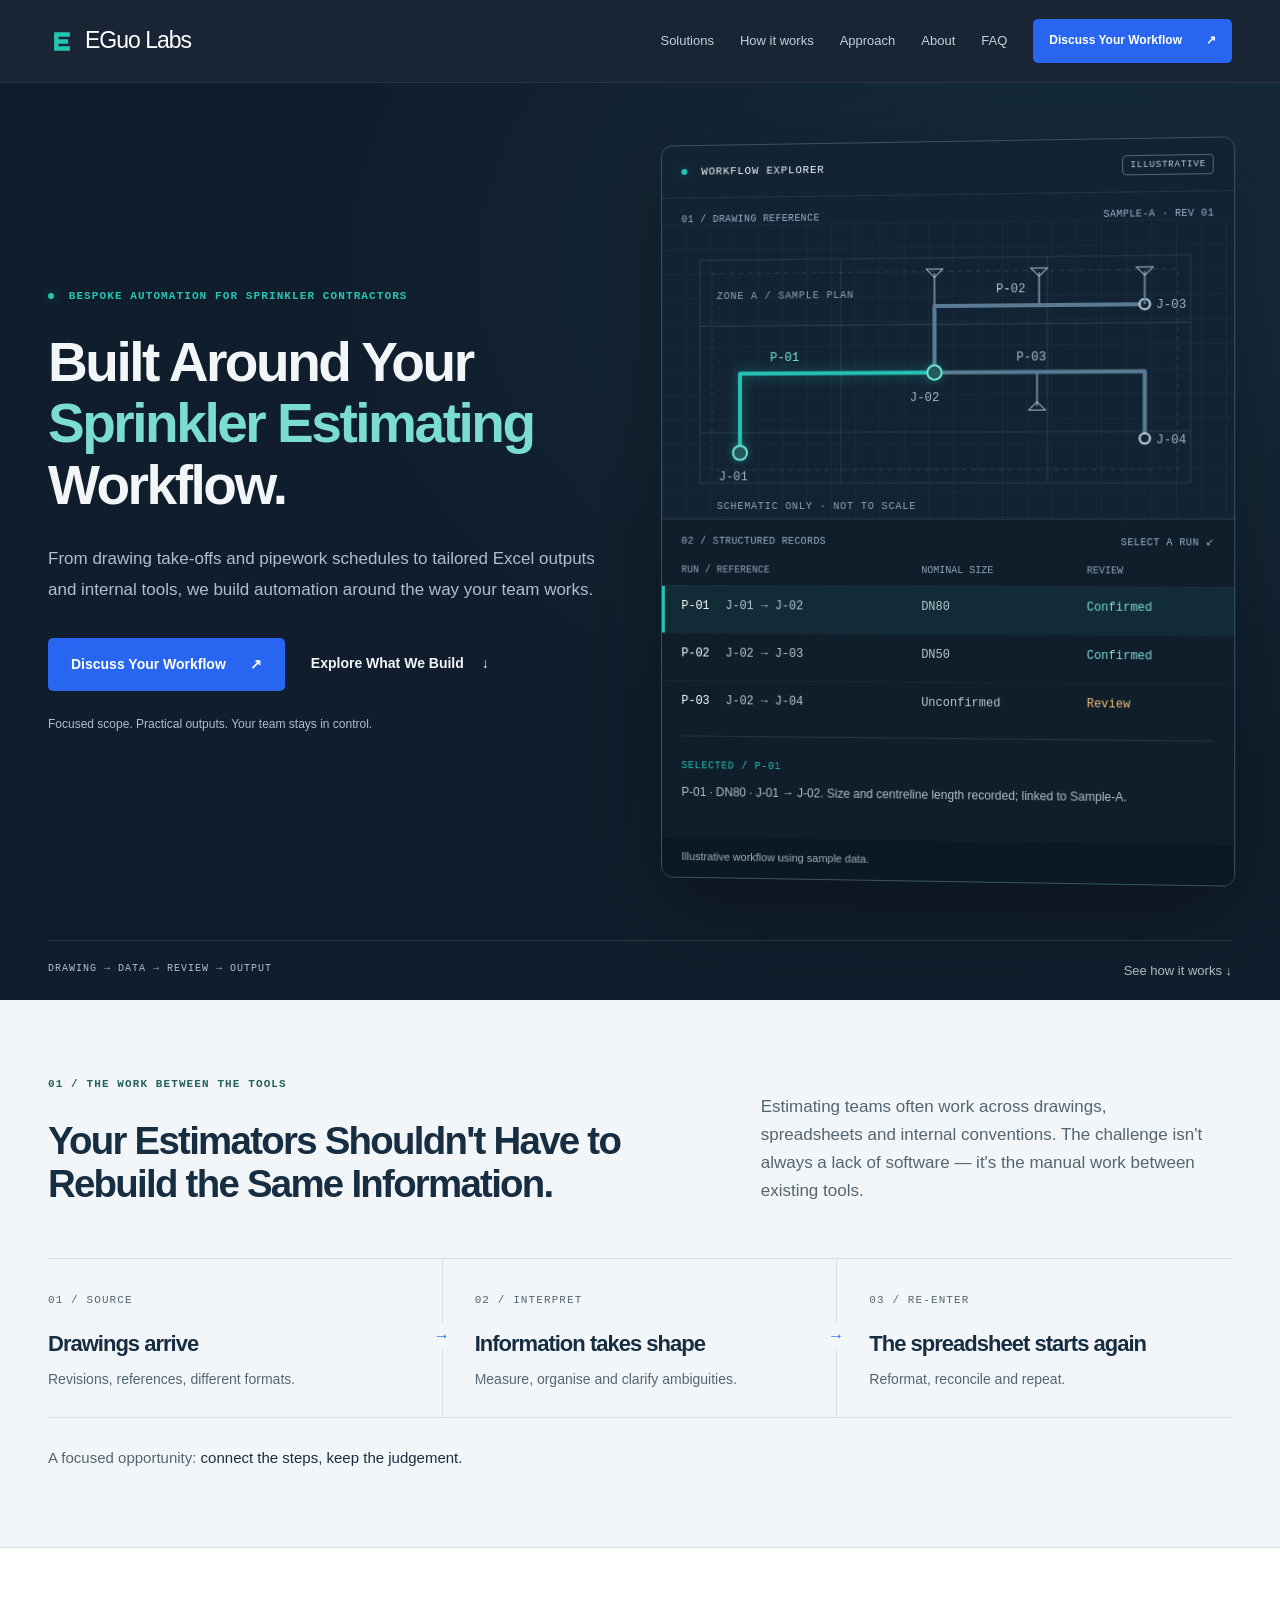
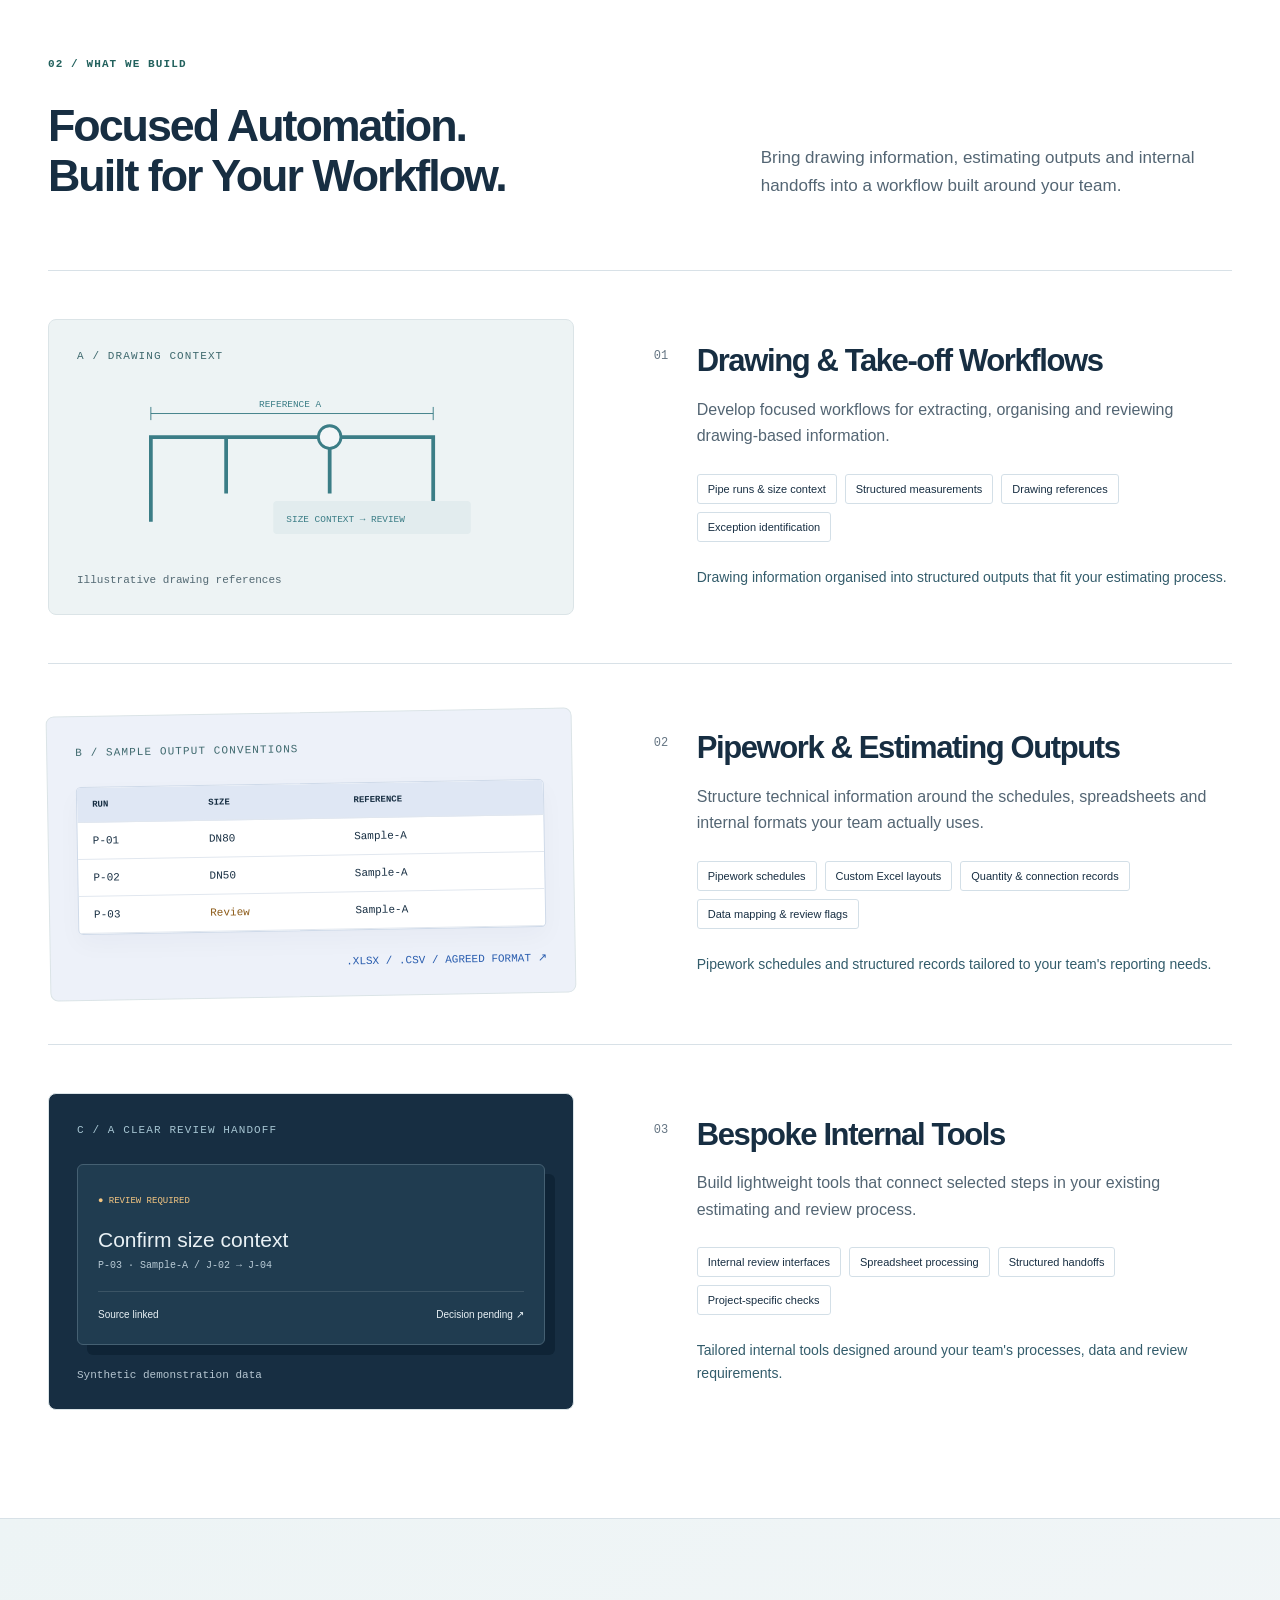
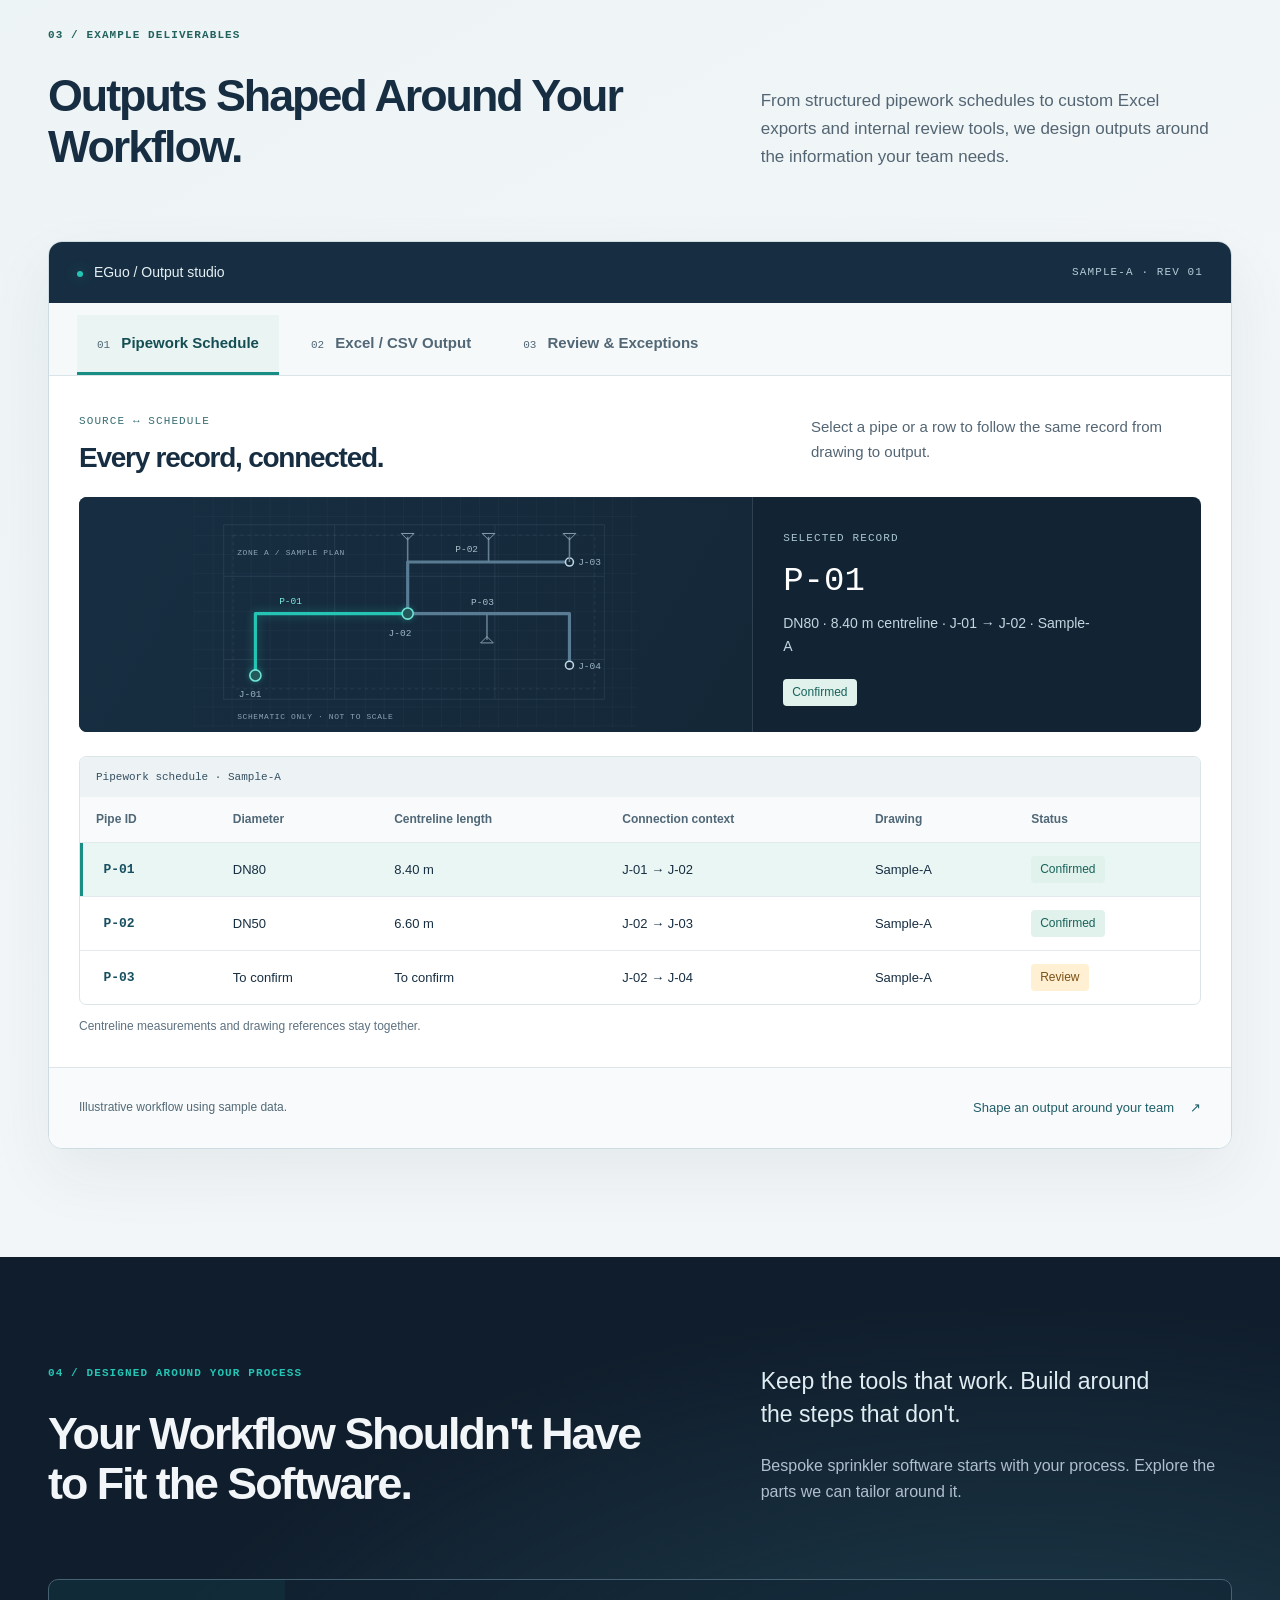
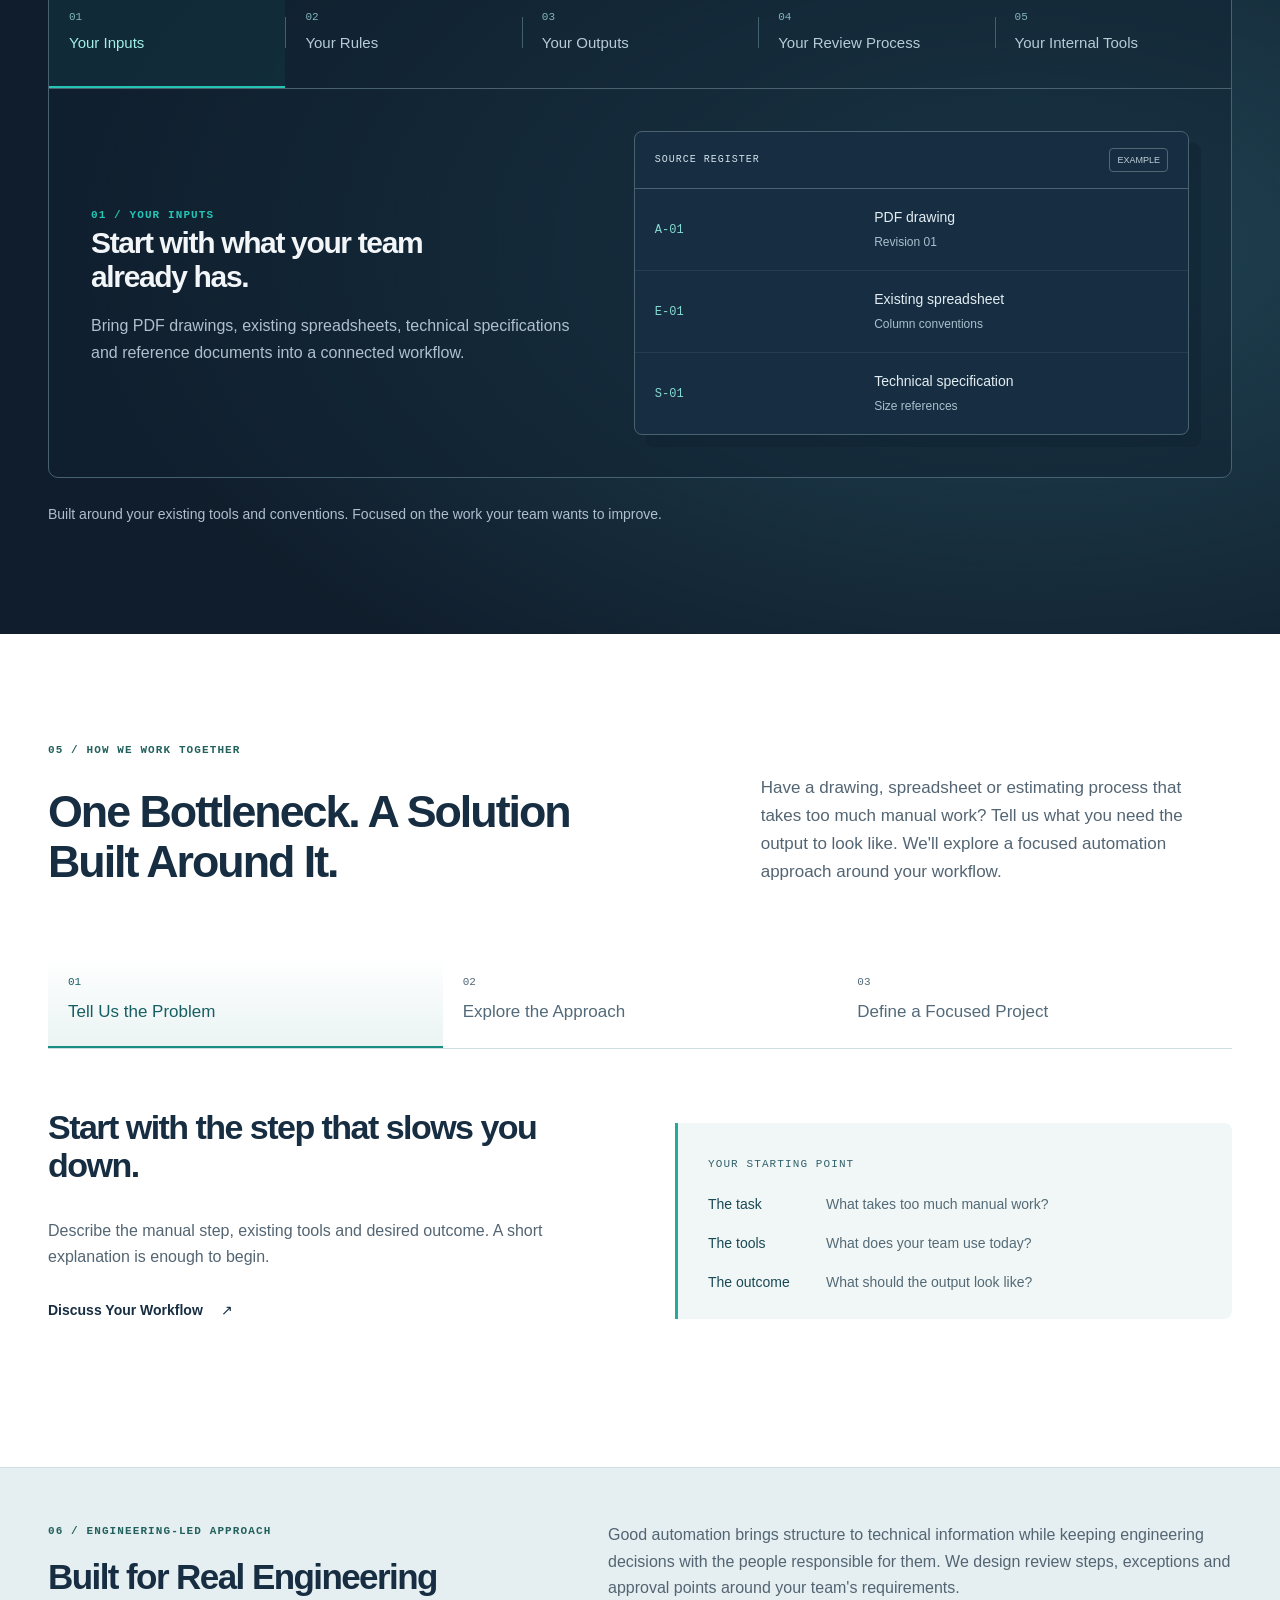
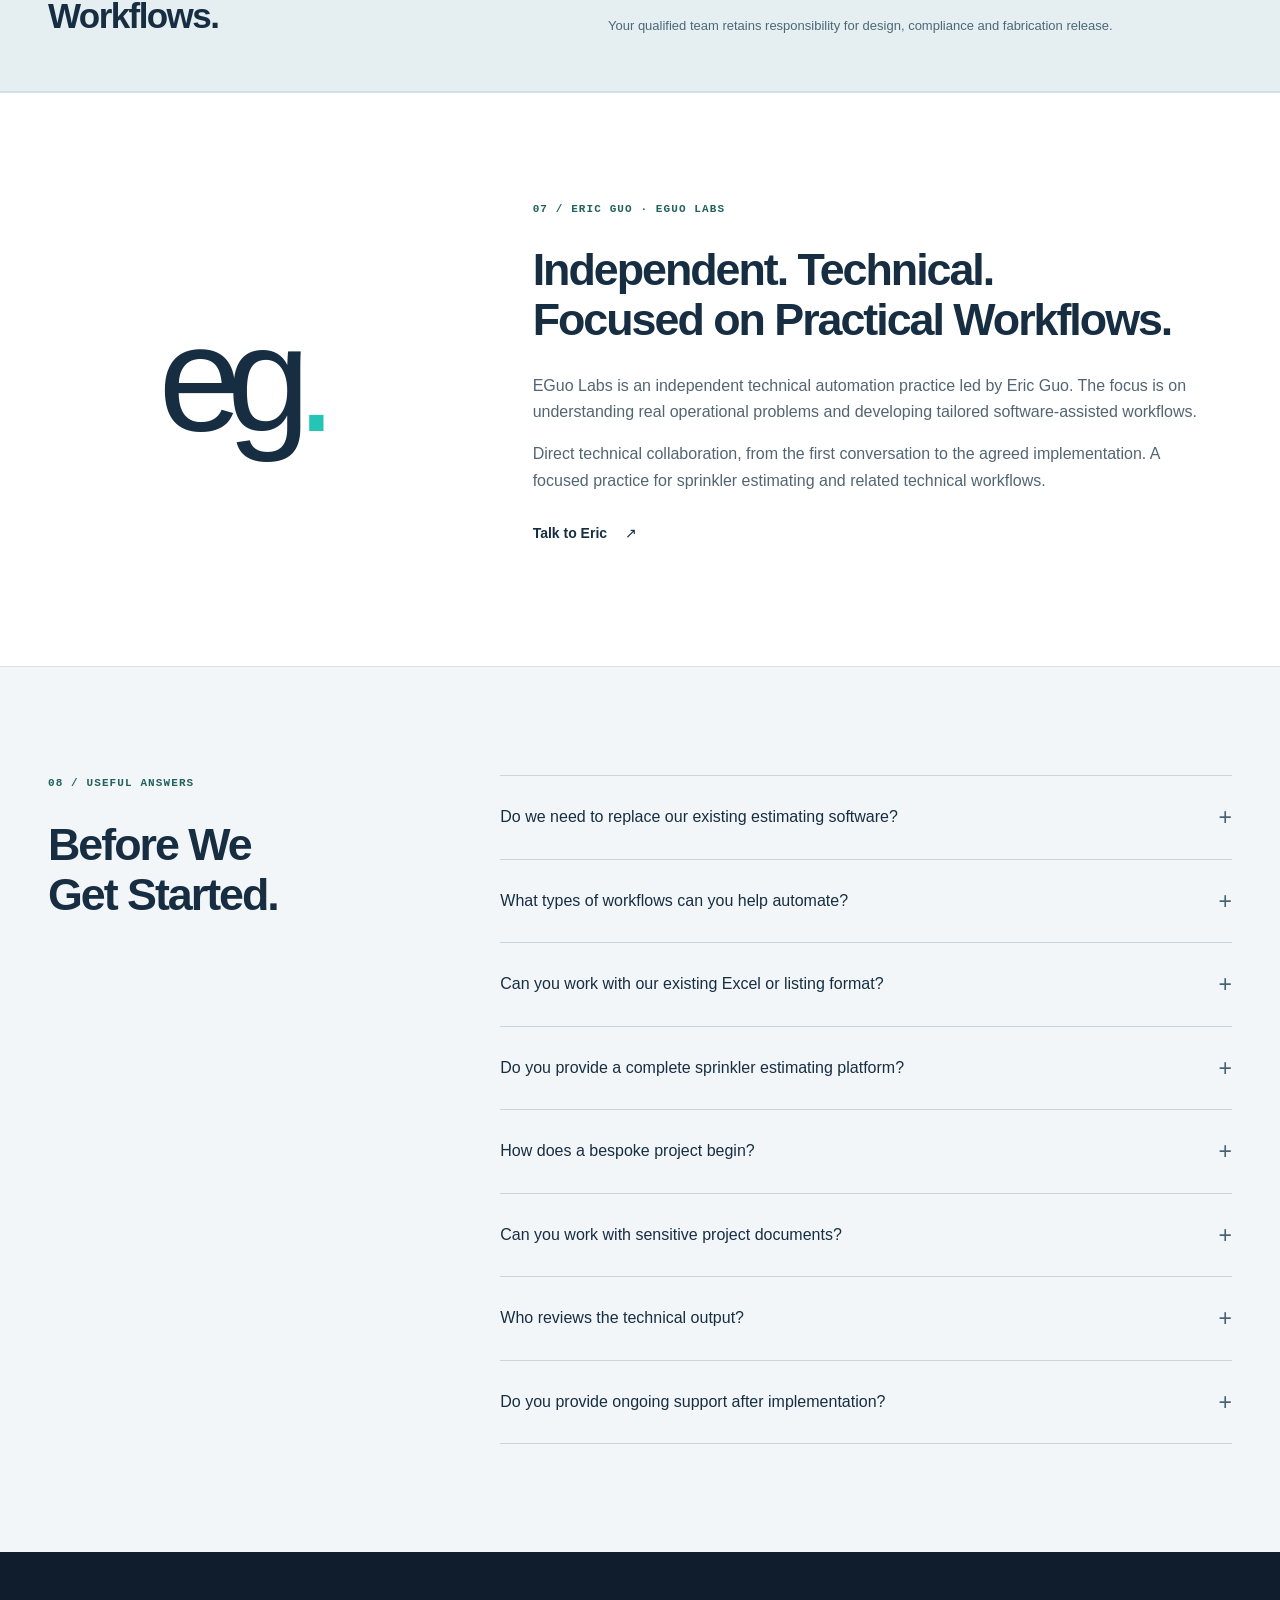
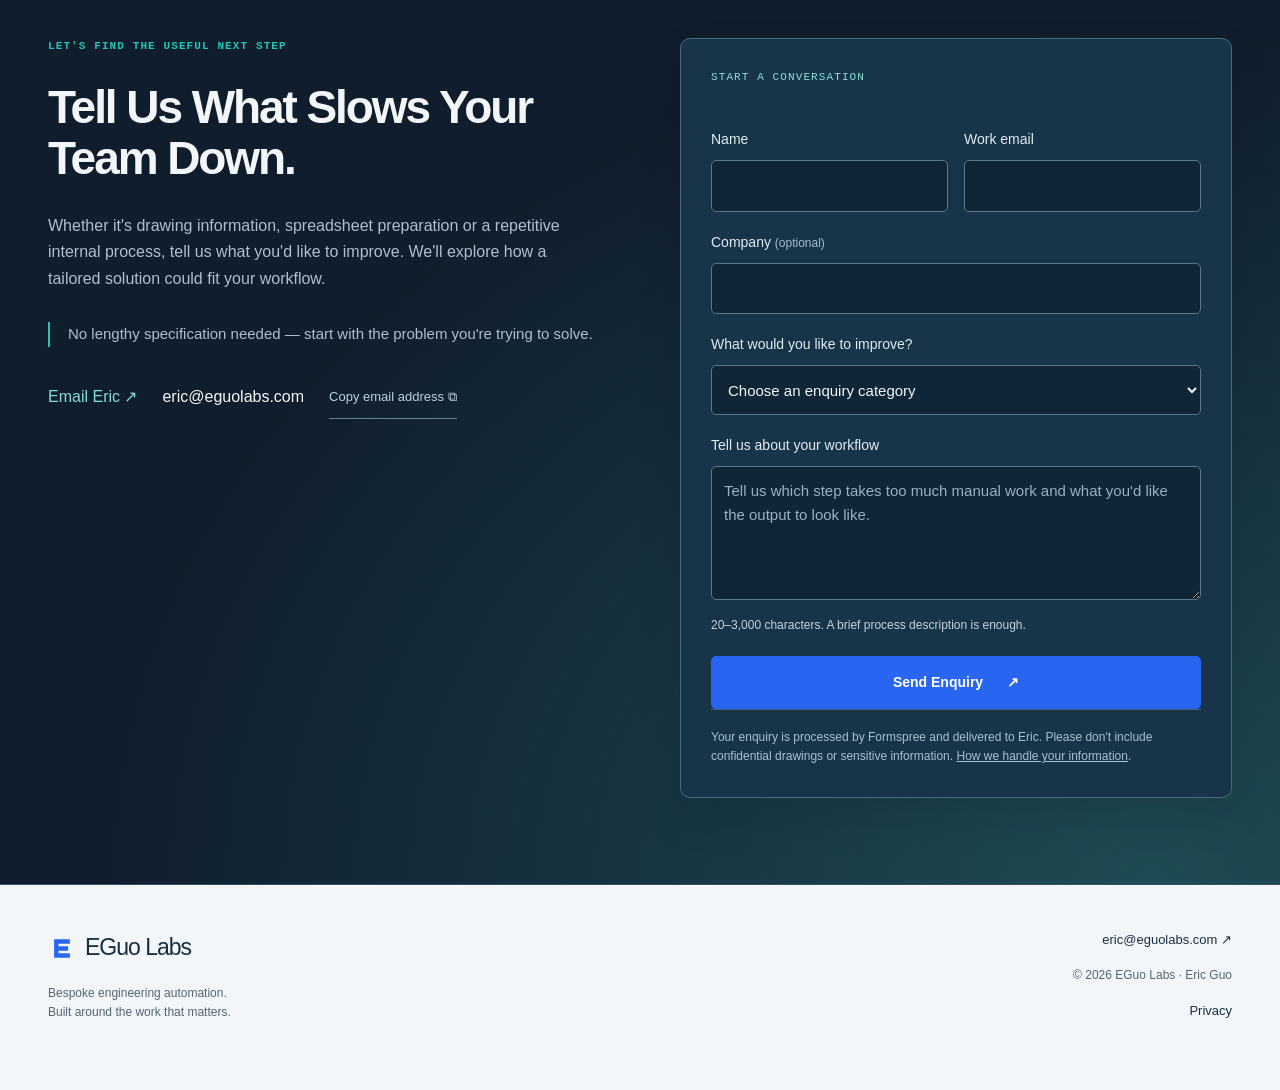
<file: index.html>
<!doctype html>

<html lang="en-GB">
<head><meta charset="utf-8"><meta name="viewport" content="width=device-width, initial-scale=1"><title>EGuo Labs | Bespoke Sprinkler Estimating Automation</title><meta name="description" content="Custom automation for sprinkler contractors and estimating teams. Drawing workflows, pipework schedules, tailored Excel outputs and bespoke internal tools."><link rel="canonical" href="https://eguolabs.com/"><meta property="og:type" content="website"><meta property="og:title" content="EGuo Labs | Bespoke Sprinkler Estimating Automation"><meta property="og:description" content="Focused drawing-to-data workflows, shaped around your estimating process."><meta property="og:url" content="https://eguolabs.com/"><meta property="og:image" content="https://eguolabs.com/assets/v2/social.jpg"><meta name="theme-color" content="#101d2c"><link rel="icon" href="favicon.svg" type="image/svg+xml"><link rel="stylesheet" href="styles.css"><script src="v2.js" defer></script><script src="contact.js" defer></script></head>

<body><a class="skip-link" href="#main">Skip to content</a>
<header class="site-header"><div class="wrap header-inner"><a class="brand" href="./" aria-label="EGuo Labs home"><svg viewBox="0 0 32 32" aria-hidden="true"><path d="M7 6h18v5H12v3h11v5H12v3h13v5H7z"/></svg>
<span>EGuo <b>Labs</b></span></a><button class="menu-toggle" aria-expanded="false" aria-controls="main-nav">Menu <span>+</span></button>
<nav id="main-nav" aria-label="Main navigation"><a href="#solutions">Solutions</a><a href="#workflow">How it works</a><a href="#approach">Approach</a><a href="#about">About</a><a href="#faq">FAQ</a><a class="button compact" href="#contact">Discuss Your Workflow <span aria-hidden="true">↗</span></a></nav>
</div></header>

<main id="main">
<section class="hero dark"><div class="wrap hero-grid"><div class="hero-copy"><p class="eyebrow"><span class="live-dot"></span> Bespoke automation for sprinkler contractors</p>
<h1>Built Around Your <br><em>Sprinkler Estimating</em> Workflow.</h1>
<p class="lead">From drawing take-offs and pipework schedules to tailored Excel outputs and internal tools, we build automation around the way your team works.</p>
<div class="actions"><a class="button" href="#contact">Discuss Your Workflow <span aria-hidden="true">↗</span></a><a class="text-link" href="#solutions">Explore What We Build <span aria-hidden="true">↓</span></a></div><p class="hero-note">Focused scope. Practical outputs. Your team stays in control.</p>
</div><div class="engineering-visual"><div class="visual-bar"><span><i class="live-dot"></i> WORKFLOW EXPLORER</span><span class="sample-badge">ILLUSTRATIVE</span></div><div class="drawing-meta"><span>01 / DRAWING REFERENCE</span><span>SAMPLE-A · REV 01</span></div><svg class="pipe-diagram" viewBox="0 0 560 290" role="group" aria-label="Illustrative sprinkler pipework. Select a pipe run to inspect its sample record."><defs><pattern id="grid" width="24" height="24" patternUnits="userSpaceOnUse"><path d="M24 0H0V24" fill="none" stroke="#91a6ba" stroke-opacity=".10"/></pattern></defs><rect width="560" height="290" fill="url(#grid)"/><g class="building-lines" fill="none" stroke="#658097" stroke-opacity=".25"><path d="M38 35H518V255H38Z M38 100H518 M38 205H518 M178 35V255 M380 35V255"/><path d="M50 48H506V242H50Z" stroke-dasharray="4 5"/></g><text x="55" y="73" class="zone-label">ZONE A / SAMPLE PLAN</text><g class="pipe" data-run="P-01" role="button" tabindex="0" aria-label="Select pipe P-01" aria-pressed="true"><path class="hit" d="M78 225V147H270"/><path class="route" d="M78 225V147H270"/><circle data-node="J-01" cx="78" cy="225" r="7"/><text x="108" y="135">P-01</text></g><g class="pipe" data-run="P-02" role="button" tabindex="0" aria-label="Select pipe P-02" aria-pressed="false"><path class="hit" d="M270 147V82H474"/><path class="route" d="M270 147V82H474"/><text x="330" y="69">P-02</text></g><g class="pipe" data-run="P-03" role="button" tabindex="0" aria-label="Select pipe P-03" aria-pressed="false"><path class="hit" d="M270 147H474V212"/><path class="route" d="M270 147H474V212"/><text x="350" y="136">P-03</text></g><g class="nodes"><circle data-node="J-02" cx="270" cy="147" r="7"/><circle data-node="J-03" cx="474" cy="82" r="5"/><circle data-node="J-04" cx="474" cy="212" r="5"/><text x="246" y="175">J-02</text><text x="57" y="252">J-01</text><text x="485" y="86">J-03</text><text x="485" y="217">J-04</text></g><path d="M270 82V50 M372 82V50 M474 82V50 M370 147V180" stroke="#667f92" stroke-width="2"/><g fill="none" stroke="#a2b9c9"><path d="M262 46h16l-8 8z M364 46h16l-8 8z M466 46h16l-8 8z M362 184h16l-8-8z"/></g><text x="55" y="280" class="zone-label">SCHEMATIC ONLY · NOT TO SCALE</text></svg>
<div class="schedule"><div class="drawing-meta"><span>02 / STRUCTURED RECORDS</span><span>SELECT A RUN ↙</span></div><div class="record-head"><span>Run / reference</span><span>Nominal size</span><span>Review</span></div><button class="record" data-run="P-01" aria-pressed="true"><span><b>P-01</b> J-01 → J-02</span><span>DN80</span><span class="status">Confirmed</span></button><button class="record" data-run="P-02" aria-pressed="false"><span><b>P-02</b> J-02 → J-03</span><span>DN50</span><span class="status">Confirmed</span></button><button class="record" data-run="P-03" aria-pressed="false"><span><b>P-03</b> J-02 → J-04</span><span>Unconfirmed</span><span class="status amber">Review</span></button><div class="record-detail" aria-live="polite"><span class="detail-label">SELECTED / P-01</span><p id="record-description">P-01 · DN80 · J-01 → J-02. Size and centreline length recorded; linked to Sample-A.</p>
</div></div><p class="visual-caption">Illustrative workflow using sample data.</p>
</div></div><div class="wrap hero-bottom"><span>DRAWING → DATA → REVIEW → OUTPUT</span><a href="#workflow">See how it works <span aria-hidden="true">↓</span></a></div></section>

<section class="section wrap" id="problem"><div class="split-heading"><div><p class="eyebrow">01 / THE WORK BETWEEN THE TOOLS</p>
<h2>Your Estimators Shouldn't Have to Rebuild the Same Information.</h2>
</div><p>Estimating teams often work across drawings, spreadsheets and internal conventions. The challenge isn't always a lack of software — it's the manual work between existing tools.</p>
</div><div class="friction-flow"><div><span class="mono">01 / SOURCE</span><h3>Drawings arrive</h3>
<p>Revisions, references, different formats.</p>
</div><div><span class="mono">02 / INTERPRET</span><h3>Information takes shape</h3>
<p>Measure, organise and clarify ambiguities.</p>
</div><div><span class="mono">03 / RE-ENTER</span><h3>The spreadsheet starts again</h3>
<p>Reformat, reconcile and repeat.</p>
</div></div><p class="bridge">A focused opportunity: <strong>connect the steps, keep the judgement.</strong></p>
</section>

<section class="section solutions" id="solutions"><div class="wrap"><p class="eyebrow">02 / WHAT WE BUILD</p>
<div class="split-heading"><h2>Focused Automation. <br>Built for Your Workflow.</h2>
<p>Bring drawing information, estimating outputs and internal handoffs into a workflow built around your team.</p>
</div>
<article class="solution"><div class="solution-art sketch"><span class="mono">A / DRAWING CONTEXT</span><svg viewBox="0 0 400 170" aria-hidden="true"><path d="M30 140V50H330V140 M110 50V110 M220 50V110" fill="none" stroke="currentColor" stroke-width="4"/><path d="M30 25H330 M30 18V32 M330 18V32" fill="none" stroke="currentColor"/><text x="145" y="18">REFERENCE A</text><circle cx="220" cy="50" r="12" fill="#f3f6f8" stroke="currentColor" stroke-width="3"/><rect x="160" y="118" width="210" height="35" rx="4" fill="#e2ecee"/><text x="174" y="140">SIZE CONTEXT → REVIEW</text></svg>
<span class="art-caption">Illustrative drawing references</span></div><div class="solution-copy"><span class="index">01</span><h3>Drawing & Take-off Workflows</h3>
<p>Develop focused workflows for extracting, organising and reviewing drawing-based information.</p>
<ul class="tags"><li>Pipe runs & size context</li><li>Structured measurements</li><li>Drawing references</li><li>Exception identification</li></ul>
<p class="scope-note">Drawing information organised into structured outputs that fit your estimating process.</p>
</div></article>

<article class="solution"><div class="solution-art sheet"><span class="mono">B / SAMPLE OUTPUT CONVENTIONS</span><div class="mini-table"><div><b>RUN</b><b>SIZE</b><b>REFERENCE</b></div><div><span>P-01</span><span>DN80</span><span>Sample-A</span></div><div><span>P-02</span><span>DN50</span><span>Sample-A</span></div><div><span>P-03</span><span class="review-text">Review</span><span>Sample-A</span></div></div><span class="file-tag">.XLSX / .CSV / AGREED FORMAT ↗</span></div><div class="solution-copy"><span class="index">02</span><h3>Pipework & Estimating Outputs</h3>
<p>Structure technical information around the schedules, spreadsheets and internal formats your team actually uses.</p>
<ul class="tags"><li>Pipework schedules</li><li>Custom Excel layouts</li><li>Quantity & connection records</li><li>Data mapping & review flags</li></ul>
<p class="scope-note">Pipework schedules and structured records tailored to your team's reporting needs.</p>
</div></article>

<article class="solution"><div class="solution-art review-art"><span class="mono">C / A CLEAR REVIEW HANDOFF</span><div class="review-ticket"><span class="ticket-status">● REVIEW REQUIRED</span><p class="ticket-title">Confirm size context</p>
<p>P-03 · Sample-A / J-02 → J-04</p>
<div><span>Source linked</span><span>Decision pending ↗</span></div></div><span class="art-caption">Synthetic demonstration data</span></div><div class="solution-copy"><span class="index">03</span><h3>Bespoke Internal Tools</h3>
<p>Build lightweight tools that connect selected steps in your existing estimating and review process.</p>
<ul class="tags"><li>Internal review interfaces</li><li>Spreadsheet processing</li><li>Structured handoffs</li><li>Project-specific checks</li></ul>
<p class="scope-note">Tailored internal tools designed around your team's processes, data and review requirements.</p>
</div></article>
</div></section>


<section class="section deliverables" id="deliverables"><div class="wrap">
<div class="split-heading"><div><p class="eyebrow">03 / EXAMPLE DELIVERABLES</p><h2>Outputs Shaped Around Your Workflow.</h2></div><p>From structured pipework schedules to custom Excel exports and internal review tools, we design outputs around the information your team needs.</p></div>
<div class="deliverable-app"><div class="app-topbar"><span><i class="live-dot"></i> EGuo / Output studio</span><span class="mono">SAMPLE-A · REV 01</span></div>
<div class="explorer-tabs" role="tablist" aria-label="Example deliverables">
<button id="deliverable-0" role="tab" aria-controls="deliverable-panel-0" aria-selected="true" tabindex="0"><span>01</span> Pipework Schedule</button>
<button id="deliverable-1" role="tab" aria-controls="deliverable-panel-1" aria-selected="false" tabindex="-1"><span>02</span> Excel / CSV Output</button>
<button id="deliverable-2" role="tab" aria-controls="deliverable-panel-2" aria-selected="false" tabindex="-1"><span>03</span> Review & Exceptions</button></div>
<div id="deliverable-panel-0" role="tabpanel" aria-labelledby="deliverable-0" tabindex="0" class="deliverable-panel">
<div class="output-intro"><div><span class="mono">SOURCE ↔ SCHEDULE</span><h3>Every record, connected.</h3></div><p>Select a pipe or a row to follow the same record from drawing to output.</p></div>
<div class="source-preview"><div class="source-drawing"><svg class="pipe-diagram" viewBox="0 0 560 290" role="group" aria-label="Illustrative sprinkler pipework. Select a pipe run to inspect its sample record."><defs><pattern id="output-grid" width="24" height="24" patternUnits="userSpaceOnUse"><path d="M24 0H0V24" fill="none" stroke="#91a6ba" stroke-opacity=".10"/></pattern></defs><rect width="560" height="290" fill="url(#output-grid)"/><g class="building-lines" fill="none" stroke="#658097" stroke-opacity=".25"><path d="M38 35H518V255H38Z M38 100H518 M38 205H518 M178 35V255 M380 35V255"/><path d="M50 48H506V242H50Z" stroke-dasharray="4 5"/></g><text x="55" y="73" class="zone-label">ZONE A / SAMPLE PLAN</text><g class="pipe" data-run="P-01" role="button" tabindex="0" aria-label="Select pipe P-01" aria-pressed="true"><path class="hit" d="M78 225V147H270"/><path class="route" d="M78 225V147H270"/><circle data-node="J-01" cx="78" cy="225" r="7"/><text x="108" y="135">P-01</text></g><g class="pipe" data-run="P-02" role="button" tabindex="0" aria-label="Select pipe P-02" aria-pressed="false"><path class="hit" d="M270 147V82H474"/><path class="route" d="M270 147V82H474"/><text x="330" y="69">P-02</text></g><g class="pipe" data-run="P-03" role="button" tabindex="0" aria-label="Select pipe P-03" aria-pressed="false"><path class="hit" d="M270 147H474V212"/><path class="route" d="M270 147H474V212"/><text x="350" y="136">P-03</text></g><g class="nodes"><circle data-node="J-02" cx="270" cy="147" r="7"/><circle data-node="J-03" cx="474" cy="82" r="5"/><circle data-node="J-04" cx="474" cy="212" r="5"/><text x="246" y="175">J-02</text><text x="57" y="252">J-01</text><text x="485" y="86">J-03</text><text x="485" y="217">J-04</text></g><path d="M270 82V50 M372 82V50 M474 82V50 M370 147V180" stroke="#667f92" stroke-width="2"/><g fill="none" stroke="#a2b9c9"><path d="M262 46h16l-8 8z M364 46h16l-8 8z M466 46h16l-8 8z M362 184h16l-8-8z"/></g><text x="55" y="280" class="zone-label">SCHEMATIC ONLY · NOT TO SCALE</text></svg></div><div class="source-focus" aria-live="polite"><span class="mono">SELECTED RECORD</span><h4 data-selected-id>P-01</h4><p data-selected-detail>DN80 · 8.40 m centreline<br>J-01 → J-02 · Sample-A</p><span class="state confirmed" data-selected-status>Confirmed</span></div></div>
<div class="table-scroll" role="region" aria-label="Pipework schedule · Sample-A. Scroll horizontally for all columns." tabindex="0"><table><caption>Pipework schedule · Sample-A</caption><thead><tr><th scope="col">Pipe ID</th><th scope="col">Diameter</th><th scope="col">Centreline length</th><th scope="col">Connection context</th><th scope="col">Drawing</th><th scope="col">Status</th></tr></thead><tbody><tr data-record="P-01" data-selected="true"><th scope="row"><button class="pipe-select" data-run="P-01" aria-label="Select schedule pipe P-01" aria-pressed="true">P-01</button></th><td>DN80</td><td>8.40 m</td><td>J-01 → J-02</td><td>Sample-A</td><td><span class="state confirmed">Confirmed</span></td></tr><tr data-record="P-02" data-selected="false"><th scope="row"><button class="pipe-select" data-run="P-02" aria-label="Select schedule pipe P-02" aria-pressed="false">P-02</button></th><td>DN50</td><td>6.60 m</td><td>J-02 → J-03</td><td>Sample-A</td><td><span class="state confirmed">Confirmed</span></td></tr><tr data-record="P-03" data-selected="false"><th scope="row"><button class="pipe-select" data-run="P-03" aria-label="Select schedule pipe P-03" aria-pressed="false">P-03</button></th><td>To confirm</td><td>To confirm</td><td>J-02 → J-04</td><td>Sample-A</td><td><span class="state pending">Review</span></td></tr></tbody></table></div><p class="table-hint">Centreline measurements and drawing references stay together. <span>Scroll the table to view all fields →</span></p></div>
<div id="deliverable-panel-1" role="tabpanel" aria-labelledby="deliverable-1" tabindex="0" class="deliverable-panel" hidden>
<div class="output-intro"><div><span class="mono">YOUR SPREADSHEET, YOUR CONVENTIONS</span><h3>A familiar format. Less rework.</h3></div><p>Reorder columns, group by size and carry review notes into your preferred layout.</p></div>
<div class="format-tabs" role="tablist" aria-label="Export format"><button id="format-0" role="tab" aria-controls="format-panel-0" aria-selected="true" tabindex="0">Standard Schedule</button><button id="format-1" role="tab" aria-controls="format-panel-1" aria-selected="false" tabindex="-1">Customer Format</button></div>
<div id="format-panel-0" role="tabpanel" aria-labelledby="format-0" tabindex="0"><div class="mapping-strip"><span>Pipe ID <b>→</b> Pipe ID</span><span>Length <b>→</b> Centreline length (m)</span><span>Source <b>→</b> Source</span></div><div class="table-scroll" role="region" aria-label="Standard schedule · sample export. Scroll horizontally for all columns." tabindex="0"><table><caption>Standard schedule · sample export</caption><thead><tr><th scope="col">Pipe ID</th><th scope="col">Diameter</th><th scope="col">Centreline length (m)</th><th scope="col">Source</th><th scope="col">Review flag</th></tr></thead><tbody><tr><th scope="row">P-01</th><td>DN80</td><td>8.40</td><td>Sample-A</td><td>—</td></tr><tr><th scope="row">P-02</th><td>DN50</td><td>6.60</td><td>Sample-A</td><td>—</td></tr><tr><th scope="row">P-03</th><td>To confirm</td><td>—</td><td>Sample-A</td><td>Size + geometry</td></tr></tbody></table></div></div>
<div id="format-panel-1" role="tabpanel" aria-labelledby="format-1" tabindex="0" hidden><div class="mapping-strip"><span>Pipe ID <b>→</b> Item reference</span><span>Length <b>→</b> Measured CL (m)</span><span>Source <b>→</b> Drawing ref.</span></div><div class="table-scroll" role="region" aria-label="Customer format · grouped by size. Scroll horizontally for all columns." tabindex="0"><table><caption>Customer format · grouped by size</caption><thead><tr><th scope="col">Size group</th><th scope="col">Item reference</th><th scope="col">Drawing ref.</th><th scope="col">Measured CL (m)</th><th scope="col">Estimator notes</th></tr></thead><tbody><tr><th scope="row">DN50</th><td>P-02</td><td>Sample-A</td><td>6.60</td><td>Size and length confirmed</td></tr><tr><th scope="row">DN80</th><td>P-01</td><td>Sample-A</td><td>8.40</td><td>Size and length confirmed</td></tr><tr><th scope="row">Unassigned</th><td>P-03</td><td>Sample-A</td><td>—</td><td>Confirm size and route</td></tr></tbody></table></div></div>
<p class="table-hint"><span>Scroll the table to view all fields →</span></p><div class="output-options"><span>GROUPING / Diameter</span><span>OPTIONAL FIELDS / Pipe class · Zone · Estimator notes</span><span>REVIEW FLAGS / Retained in output</span></div></div>
<div id="deliverable-panel-2" role="tabpanel" aria-labelledby="deliverable-2" tabindex="0" class="deliverable-panel" hidden>
<div class="output-intro"><div><span class="mono">A CLEAR NEXT ACTION</span><h3>Keep the question with the source.</h3></div><p>Give estimators the reference, context and next step they need to resolve an exception.</p></div>
<div class="exception-layout"><div class="exception-summary"><span class="state pending">P-03 · Review</span><h4>Confirm size and route.</h4><p>Sample-A / J-02 → J-04</p><div><span class="mono">ESTIMATOR NOTE</span><p>Check the size annotation and route continuation at J-04, then complete the centreline measurement.</p></div></div><div class="exception-items"><article><span class="issue-number">01</span><div><h4>Missing diameter</h4><p>Size annotation needs confirmation.</p><span class="state pending">Awaiting clarification</span></div></article><article><span class="issue-number">02</span><div><h4>Unresolved geometry</h4><p>Route continuation at J-04 is unclear; length stays open.</p><span class="state pending">Estimator review</span></div></article><article><span class="issue-number">↗</span><div><h4>Source reference retained</h4><p>Sample-A · revision 01 · P-03</p><span class="state confirmed">Linked to record</span></div></article></div></div></div>
<div class="app-footnote"><span>Illustrative workflow using sample data.</span><a href="#contact">Shape an output around your team <span aria-hidden="true">↗</span></a></div></div></div></section>
<section class="section dark bespoke" id="approach"><div class="wrap"><div class="split-heading"><div><p class="eyebrow">04 / DESIGNED AROUND YOUR PROCESS</p><h2>Your Workflow Shouldn't Have to Fit the Software.</h2></div><div><p class="bespoke-lead">Keep the tools that work. Build around the steps that don't.</p><p>Bespoke sprinkler software starts with your process. Explore the parts we can tailor around it.</p></div></div><div class="process-config"><div class="dimension-tabs" role="tablist" aria-label="Customisation dimensions"><button role="tab" id="dimension-0" aria-controls="dimension-panel-0" aria-selected="true" tabindex="0"><span>01</span>Your Inputs</button><button role="tab" id="dimension-1" aria-controls="dimension-panel-1" aria-selected="false" tabindex="-1"><span>02</span>Your Rules</button><button role="tab" id="dimension-2" aria-controls="dimension-panel-2" aria-selected="false" tabindex="-1"><span>03</span>Your Outputs</button><button role="tab" id="dimension-3" aria-controls="dimension-panel-3" aria-selected="false" tabindex="-1"><span>04</span>Your Review Process</button><button role="tab" id="dimension-4" aria-controls="dimension-panel-4" aria-selected="false" tabindex="-1"><span>05</span>Your Internal Tools</button></div><div class="dimension-panel" role="tabpanel" id="dimension-panel-0" aria-labelledby="dimension-0" tabindex="0" ><div class="dimension-copy"><span class="eyebrow">01 / Your Inputs</span><h3>Start with what your team already has.</h3><p>Bring PDF drawings, existing spreadsheets, technical specifications and reference documents into a connected workflow.</p></div><div class="config-preview"><div class="config-label"><span class="mono">SOURCE REGISTER</span><span class="sample-badge">EXAMPLE</span></div><div class="config-row"><span>A-01</span><strong>PDF drawing</strong><small>Revision 01</small></div><div class="config-row"><span>E-01</span><strong>Existing spreadsheet</strong><small>Column conventions</small></div><div class="config-row"><span>S-01</span><strong>Technical specification</strong><small>Size references</small></div></div></div><div class="dimension-panel" role="tabpanel" id="dimension-panel-1" aria-labelledby="dimension-1" tabindex="0" hidden><div class="dimension-copy"><span class="eyebrow">02 / Your Rules</span><h3>Make your conventions part of the process.</h3><p>Shape pipe classification, project-specific checks, required data fields and review conditions around the way your team estimates.</p></div><div class="config-preview"><div class="config-label"><span class="mono">RULE BUILDER</span><span class="sample-badge">EXAMPLE</span></div><div class="config-row"><span>IF</span><strong>Diameter is missing</strong><small>Add to review queue</small></div><div class="config-row"><span>MAP</span><strong>Pipe classification</strong><small>Use internal codes</small></div><div class="config-row"><span>CHECK</span><strong>Drawing reference</strong><small>Retain source link</small></div></div></div><div class="dimension-panel" role="tabpanel" id="dimension-panel-2" aria-labelledby="dimension-2" tabindex="0" hidden><div class="dimension-copy"><span class="eyebrow">03 / Your Outputs</span><h3>Make the next step feel familiar.</h3><p>Develop pipework schedules, Excel templates, CSV records and internal reports with the layout your team expects.</p></div><div class="config-preview"><div class="config-label"><span class="mono">OUTPUT MAPPING</span><span class="sample-badge">EXAMPLE</span></div><div class="config-row"><span>Pipe ID</span><strong>→</strong><small>Item reference</small></div><div class="config-row"><span>Centreline length</span><strong>→</strong><small>Measured CL (m)</small></div><div class="config-row"><span>Review condition</span><strong>→</strong><small>Estimator notes</small></div></div></div><div class="dimension-panel" role="tabpanel" id="dimension-panel-3" aria-labelledby="dimension-3" tabindex="0" hidden><div class="dimension-copy"><span class="eyebrow">04 / Your Review Process</span><h3>Put the right decision in the right hands.</h3><p>Connect review queues, exception flags and human approval steps with traceable data references.</p></div><div class="config-preview"><div class="config-label"><span class="mono">REVIEW ROUTE</span><span class="sample-badge">EXAMPLE</span></div><div class="config-row"><span>01</span><strong>Flag the exception</strong><small>Source stays attached</small></div><div class="config-row"><span>02</span><strong>Estimator review</strong><small>Add decision notes</small></div><div class="config-row"><span>03</span><strong>Team approval</strong><small>Record the outcome</small></div></div></div><div class="dimension-panel" role="tabpanel" id="dimension-panel-4" aria-labelledby="dimension-4" tabindex="0" hidden><div class="dimension-copy"><span class="eyebrow">05 / Your Internal Tools</span><h3>Connect the steps that matter.</h3><p>Build lightweight dashboards, custom review interfaces, structured handoffs and selected workflow integrations around your operational requirements.</p></div><div class="config-preview"><div class="config-label"><span class="mono">INTERNAL HANDOFF</span><span class="sample-badge">EXAMPLE</span></div><div class="config-row"><span>SOURCE</span><strong>Drawing + records</strong><small>Selected inputs</small></div><div class="config-row"><span>WORKSPACE</span><strong>Custom review tool</strong><small>Team conventions</small></div><div class="config-row"><span>HANDOFF</span><strong>Agreed output</strong><small>Ready for next step</small></div></div></div></div><p class="bespoke-note">Built around your existing tools and conventions. Focused on the work your team wants to improve.</p></div></section>
<section class="section work-together" id="workflow"><div class="wrap"><div class="split-heading"><div><p class="eyebrow">05 / HOW WE WORK TOGETHER</p><h2>One Bottleneck. A Solution Built Around It.</h2></div><p>Have a drawing, spreadsheet or estimating process that takes too much manual work? Tell us what you need the output to look like. We'll explore a focused automation approach around your workflow.</p></div><div class="workflow-tabs" role="tablist" aria-label="Working together"><button role="tab" id="stage-0" aria-controls="panel-0" aria-selected="true" tabindex="0"><span>01</span>Tell Us the Problem</button><button role="tab" id="stage-1" aria-controls="panel-1" aria-selected="false" tabindex="-1"><span>02</span>Explore the Approach</button><button role="tab" id="stage-2" aria-controls="panel-2" aria-selected="false" tabindex="-1"><span>03</span>Define a Focused Project</button></div><div class="workflow-panel" role="tabpanel" id="panel-0" aria-labelledby="stage-0" tabindex="0" ><div><h3>Start with the step that slows you down.</h3><p>Describe the manual step, existing tools and desired outcome. A short explanation is enough to begin.</p><a class="text-link" href="#contact">Discuss Your Workflow <span aria-hidden="true">↗</span></a></div><div class="conversation-preview"><span class="mono">YOUR STARTING POINT</span><div><strong>The task</strong><span>What takes too much manual work?</span></div><div><strong>The tools</strong><span>What does your team use today?</span></div><div><strong>The outcome</strong><span>What should the output look like?</span></div></div></div><div class="workflow-panel" role="tabpanel" id="panel-1" aria-labelledby="stage-1" tabindex="0" hidden><div><h3>Find a useful way forward.</h3><p>Discuss what could be automated, customised or connected. Together, we explore the inputs and the approach that fits your team.</p><a class="text-link" href="#contact">Discuss Your Workflow <span aria-hidden="true">↗</span></a></div><div class="conversation-preview"><span class="mono">THE CONVERSATION</span><div><strong>Connect</strong><span>Which steps belong together?</span></div><div><strong>Customise</strong><span>Which conventions should carry through?</span></div><div><strong>Validate</strong><span>What would a useful result look like?</span></div></div></div><div class="workflow-panel" role="tabpanel" id="panel-2" aria-labelledby="stage-2" tabindex="0" hidden><div><h3>Turn a good fit into a clear brief.</h3><p>Agree on relevant inputs, deliverables, review criteria and implementation scope. Validate a sample or prototype before building on it.</p><a class="text-link" href="#contact">Discuss Your Workflow <span aria-hidden="true">↗</span></a></div><div class="conversation-preview"><span class="mono">A FOCUSED PROJECT</span><div><strong>Deliverable</strong><span>An agreed output or internal tool</span></div><div><strong>Validation</strong><span>Clear review and acceptance criteria</span></div><div><strong>Delivery</strong><span>Scope, handover and support arrangements</span></div></div></div></div></section>
<section class="engineering-band"><div class="wrap engineering-inner"><div><p class="eyebrow">06 / ENGINEERING-LED APPROACH</p><h2>Built for Real Engineering Workflows.</h2></div><div><p>Good automation brings structure to technical information while keeping engineering decisions with the people responsible for them. We design review steps, exceptions and approval points around your team's requirements.</p><p class="engineering-boundary">Your qualified team retains responsibility for design, compliance and fabrication release.</p></div></div></section>
<section class="about section" id="about"><div class="wrap about-grid"><div class="founder-mark" aria-hidden="true">eg<span>.</span></div><div><p class="eyebrow">07 / ERIC GUO · EGUO LABS</p>
<h2>Independent. Technical. <br>Focused on Practical Workflows.</h2>
<p>EGuo Labs is an independent technical automation practice led by Eric Guo. The focus is on understanding real operational problems and developing tailored software-assisted workflows.</p>
<p>Direct technical collaboration, from the first conversation to the agreed implementation. A focused practice for sprinkler estimating and related technical workflows.</p>
<a class="text-link" href="mailto:eric@eguolabs.com">Talk to Eric <span aria-hidden="true">↗</span></a></div></div></section>

<section class="section wrap faq" id="faq"><div><p class="eyebrow">08 / USEFUL ANSWERS</p>
<h2>Before We <br>Get Started.</h2>
</div><div>
<details><summary>Do we need to replace our existing estimating software?<span aria-hidden="true">+</span></summary><p>Usually, no. We build around the tools your team already uses, with the required connections and data exchange agreed for the project.</p>
</details>

<details><summary>What types of workflows can you help automate?<span aria-hidden="true">+</span></summary><p>Drawing take-off workflows, pipework schedules, spreadsheet preparation and internal review handoffs. Tell us where the repetitive work happens.</p>
</details>

<details><summary>Can you work with our existing Excel or listing format?<span aria-hidden="true">+</span></summary><p>Yes — custom estimating tools can be developed around your column layouts, naming conventions and listing requirements. We agree the output with you.</p>
</details>

<details><summary>Do you provide a complete sprinkler estimating platform?<span aria-hidden="true">+</span></summary><p>We develop bespoke workflows and internal tools for specific estimating needs, rather than offering an off-the-shelf, full estimating platform.</p>
</details>

<details><summary>How does a bespoke project begin?<span aria-hidden="true">+</span></summary><p>Describe one manual step and the output you need. We'll explore an approach, then agree the scope, review criteria and commercial terms.</p>
</details>

<details><summary>Can you work with sensitive project documents?<span aria-hidden="true">+</span></summary><p>Start with a description of the workflow. Before sharing sensitive documents, we'll discuss confidentiality, data-processing requirements and authorised sharing.</p>
</details>

<details><summary>Who reviews the technical output?<span aria-hidden="true">+</span></summary><p>Your qualified team reviews technical outputs. We build the relevant checks, exceptions and approval points into the workflow.</p>
</details>

<details><summary>Do you provide ongoing support after implementation?<span aria-hidden="true">+</span></summary><p>Support, maintenance, handover and future changes can be included in the project arrangements. We'll agree what your team needs before implementation.</p>
</details>
</div></section>

<section class="contact dark" id="contact"><div class="wrap contact-grid"><div><p class="eyebrow">LET'S FIND THE USEFUL NEXT STEP</p><h2>Tell Us What Slows Your Team Down.</h2><p>Whether it's drawing information, spreadsheet preparation or a repetitive internal process, tell us what you'd like to improve. We'll explore how a tailored solution could fit your workflow.</p><p class="contact-invitation">No lengthy specification needed — start with the problem you're trying to solve.</p><div class="contact-direct"><a href="mailto:eric@eguolabs.com">Email Eric ↗</a><a href="mailto:eric@eguolabs.com">eric@eguolabs.com</a><button id="copy-email" class="copy-button">Copy email address <span aria-hidden="true">⧉</span></button><p id="copy-status" role="status"></p></div></div>
<form class="enquiry-builder" id="enquiry-form" action="https://formspree.io/f/xppdjdle" method="post" aria-describedby="enquiry-privacy">
<span class="mono">START A CONVERSATION</span>
<div id="enquiry-errors" class="form-feedback form-error" role="alert" tabindex="-1" hidden></div>
<fieldset id="enquiry-fields"><legend class="sr-only">Your enquiry</legend>
<div class="form-pair"><div><label for="enquiry-name">Name</label><input id="enquiry-name" name="name" type="text" autocomplete="name" required maxlength="100" aria-describedby="name-error"><p class="field-error" id="name-error" hidden></p></div>
<div><label for="enquiry-email">Work email</label><input id="enquiry-email" name="email" type="email" autocomplete="email" inputmode="email" required maxlength="254" aria-describedby="email-error"><p class="field-error" id="email-error" hidden></p></div></div>
<label for="enquiry-company">Company <span>(optional)</span></label><input id="enquiry-company" name="company" type="text" autocomplete="organization" maxlength="150" aria-describedby="company-error"><p class="field-error" id="company-error" hidden></p>
<label for="enquiry-topic">What would you like to improve?</label><select id="enquiry-topic" name="category" required aria-describedby="category-error"><option value="">Choose an enquiry category</option><option>Drawing &amp; Take-off Automation</option><option>Pipework Schedules &amp; Excel Outputs</option><option>Bespoke Internal Tools</option><option>Other Estimating Workflow</option></select><p class="field-error" id="category-error" hidden></p>
<label for="enquiry-description">Tell us about your workflow</label><textarea id="enquiry-description" name="message" rows="4" required minlength="20" maxlength="3000" aria-describedby="message-hint message-error" placeholder="Tell us which step takes too much manual work and what you'd like the output to look like."></textarea><p class="field-hint" id="message-hint">20–3,000 characters. A brief process description is enough.</p><p class="field-error" id="message-error" hidden></p>
<div class="form-trap" aria-hidden="true"><label for="enquiry-website">Leave this field empty</label><input id="enquiry-website" name="_gotcha" type="text" tabindex="-1" autocomplete="off"></div>
<input type="hidden" name="subject" value="New EGuo Labs Website Enquiry"><input type="hidden" name="source" value="eguolabs.com">
<button class="button" id="enquiry-submit" type="submit">Send Enquiry <span aria-hidden="true">↗</span></button>
</fieldset>
<p id="enquiry-status" class="form-feedback" role="status" aria-live="polite" tabindex="-1"></p>
<p class="contact-privacy" id="enquiry-privacy">Your enquiry is processed by Formspree and delivered to Eric. Please don't include confidential drawings or sensitive information. <a href="privacy.html">How we handle your information</a>.</p>
<noscript><p class="email-helper">Submitting opens Formspree's confirmation page. You can also email <a href="mailto:eric@eguolabs.com">eric@eguolabs.com</a>.</p></noscript>
</form></div></section>
</main>
<footer class="wrap footer"><div><a class="brand" href="./"><svg viewBox="0 0 32 32" aria-hidden="true"><path d="M7 6h18v5H12v3h11v5H12v3h13v5H7z"/></svg>
<span>EGuo <b>Labs</b></span></a><p>Bespoke engineering automation. <br>Built around the work that matters.</p>
</div><div><a href="mailto:eric@eguolabs.com">eric@eguolabs.com ↗</a><p>© 2026 EGuo Labs · Eric Guo</p>
<a href="privacy.html">Privacy</a></div></footer>
</body></html>
</file>
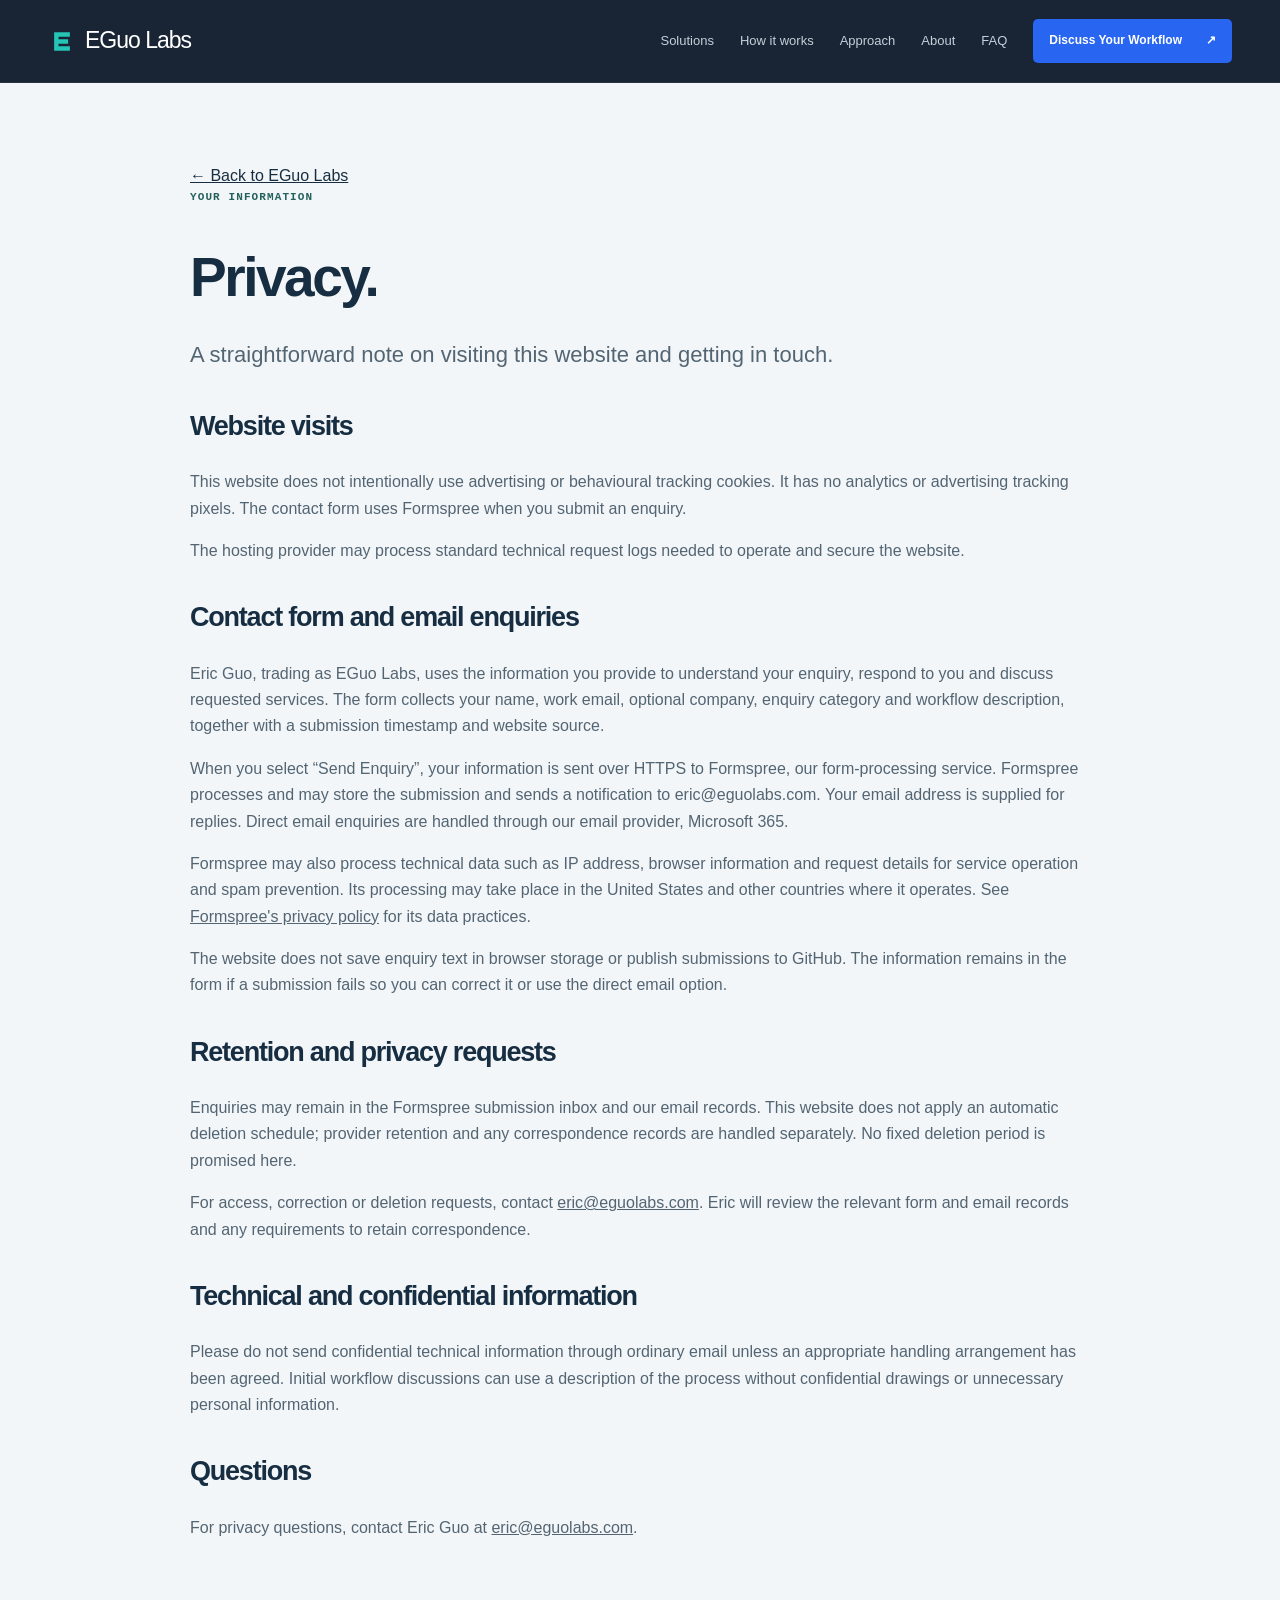
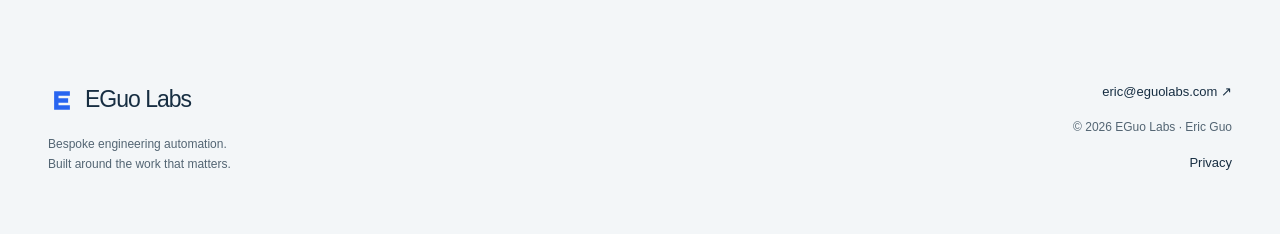
<file: privacy/index.html>
<!doctype html>
<html lang="en-GB"><head><meta charset="utf-8"><meta name="viewport" content="width=device-width, initial-scale=1"><title>Privacy | EGuo Labs</title><meta name="robots" content="noindex,follow"><link rel="canonical" href="https://eguolabs.com/privacy.html"><meta http-equiv="refresh" content="0;url=../privacy.html"></head><body><main><h1>Privacy at EGuo Labs</h1><p><a href="../privacy.html">Read our privacy notice</a>.</p></main></body></html>
</file>
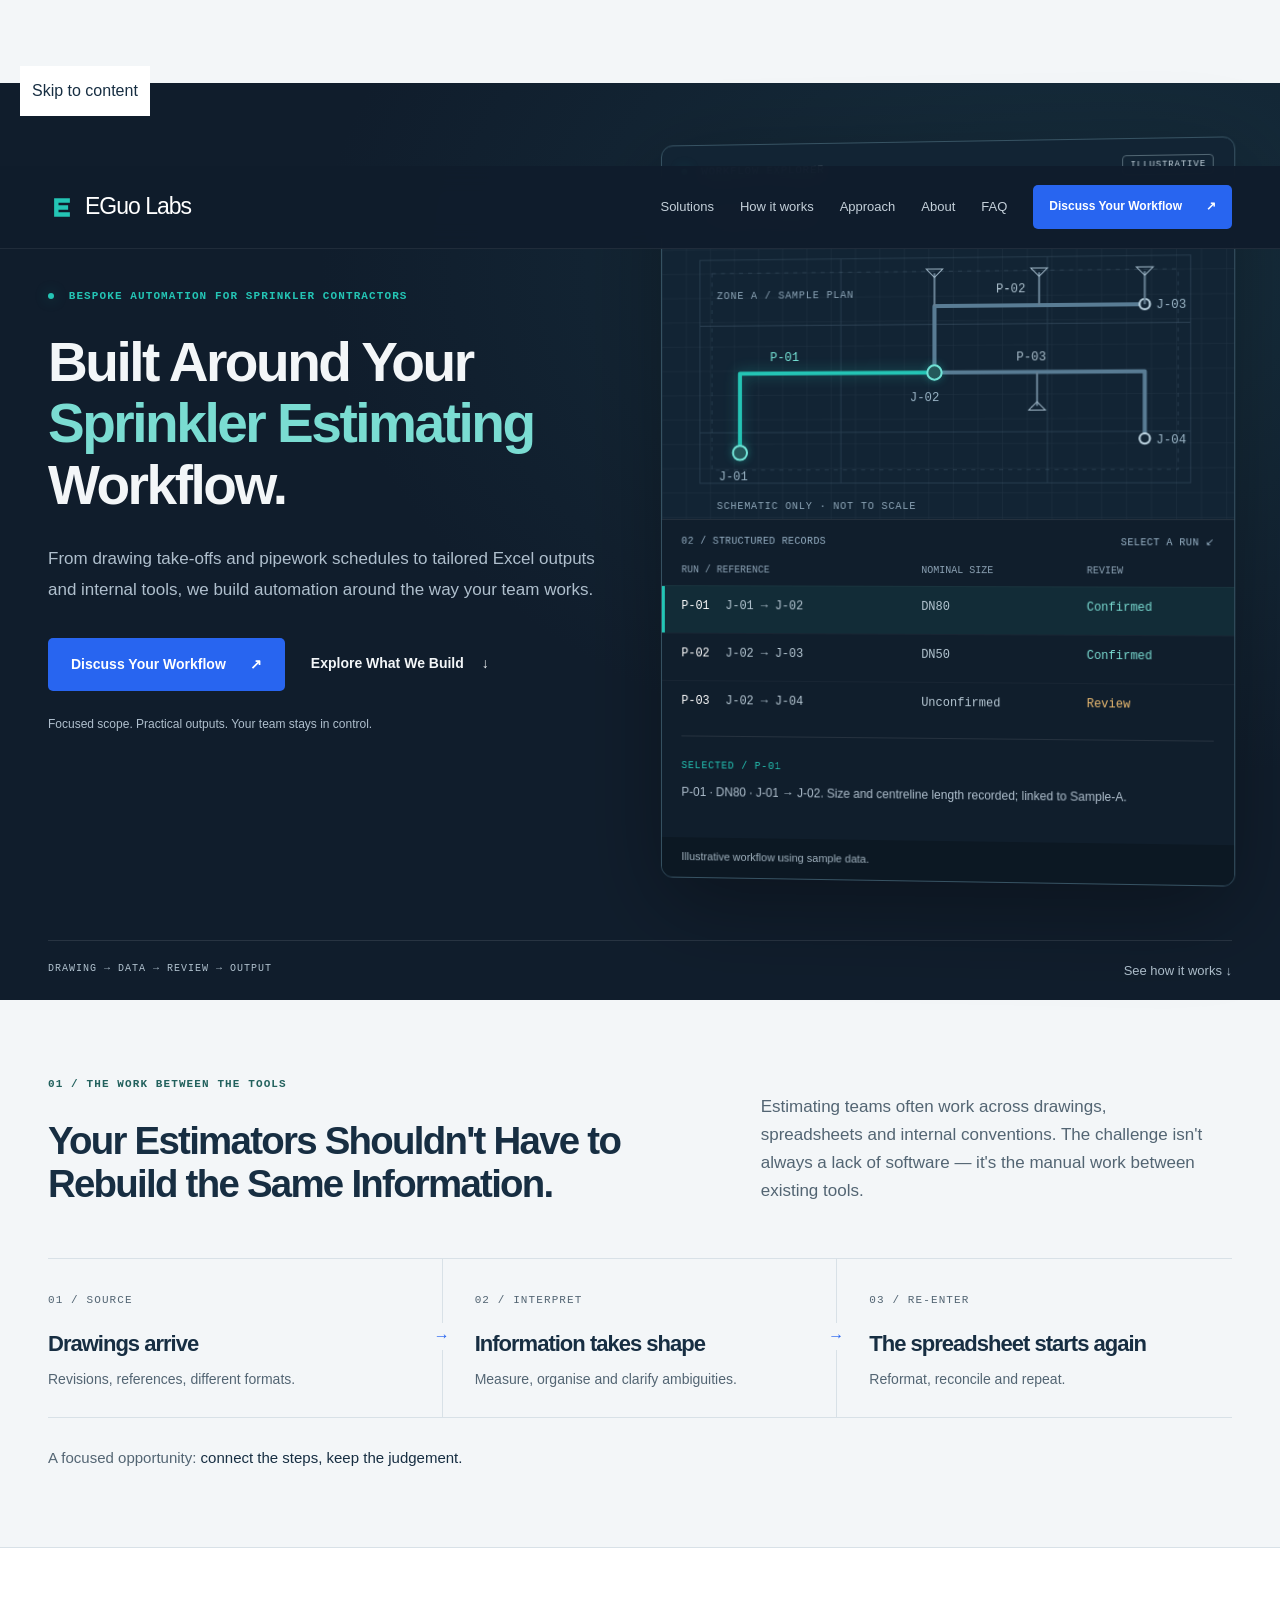
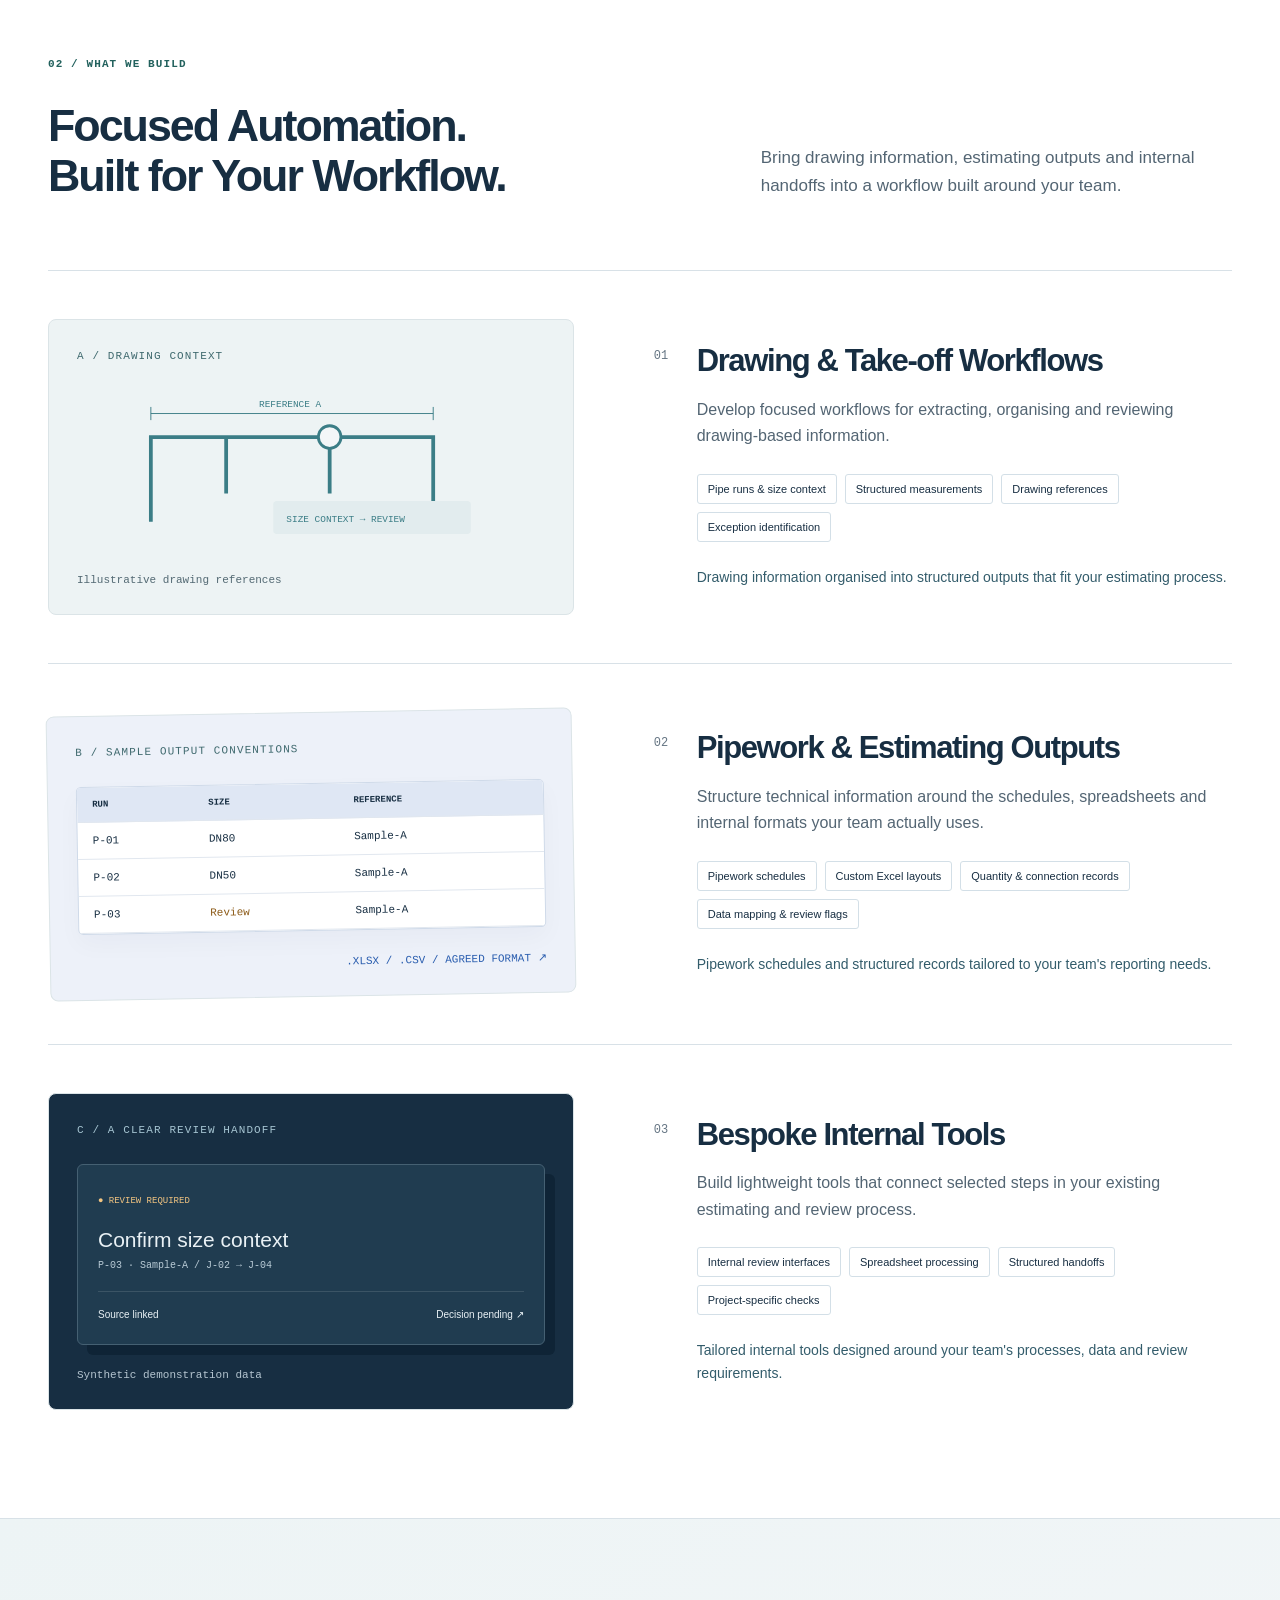
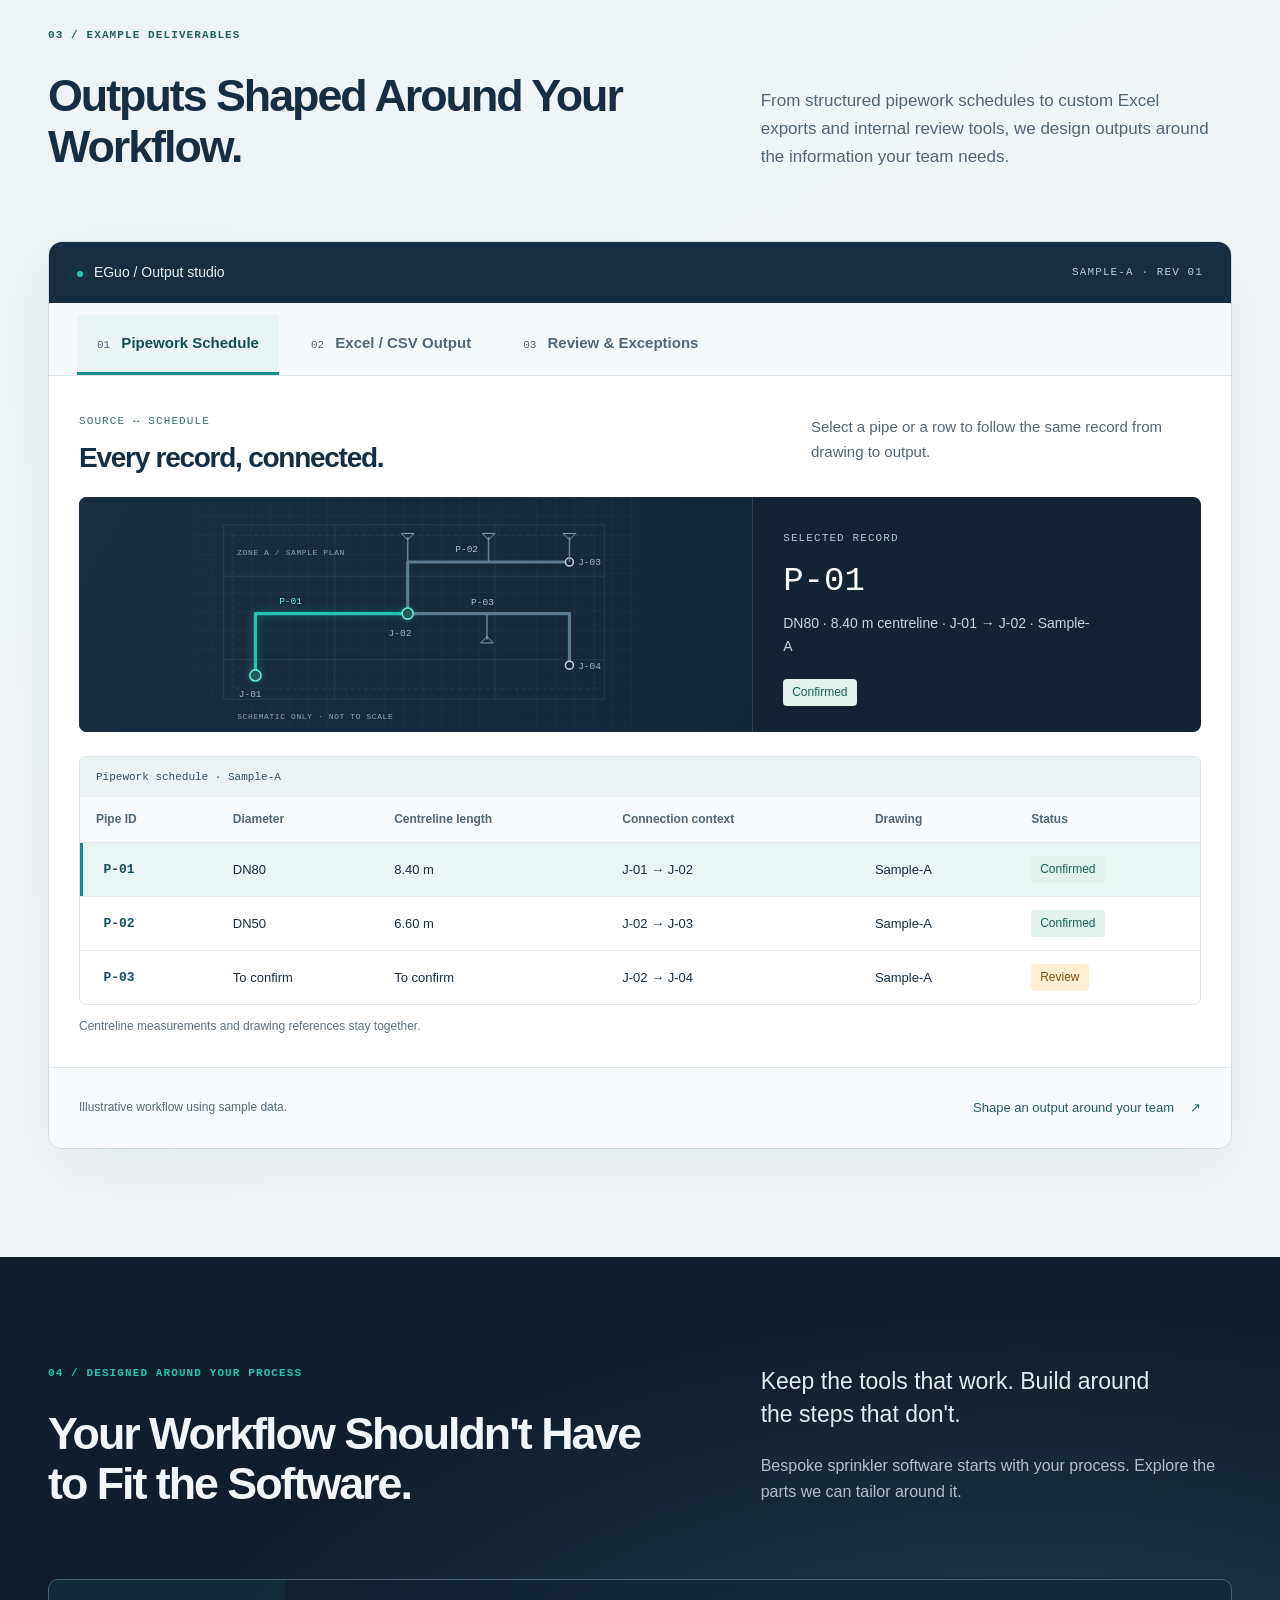
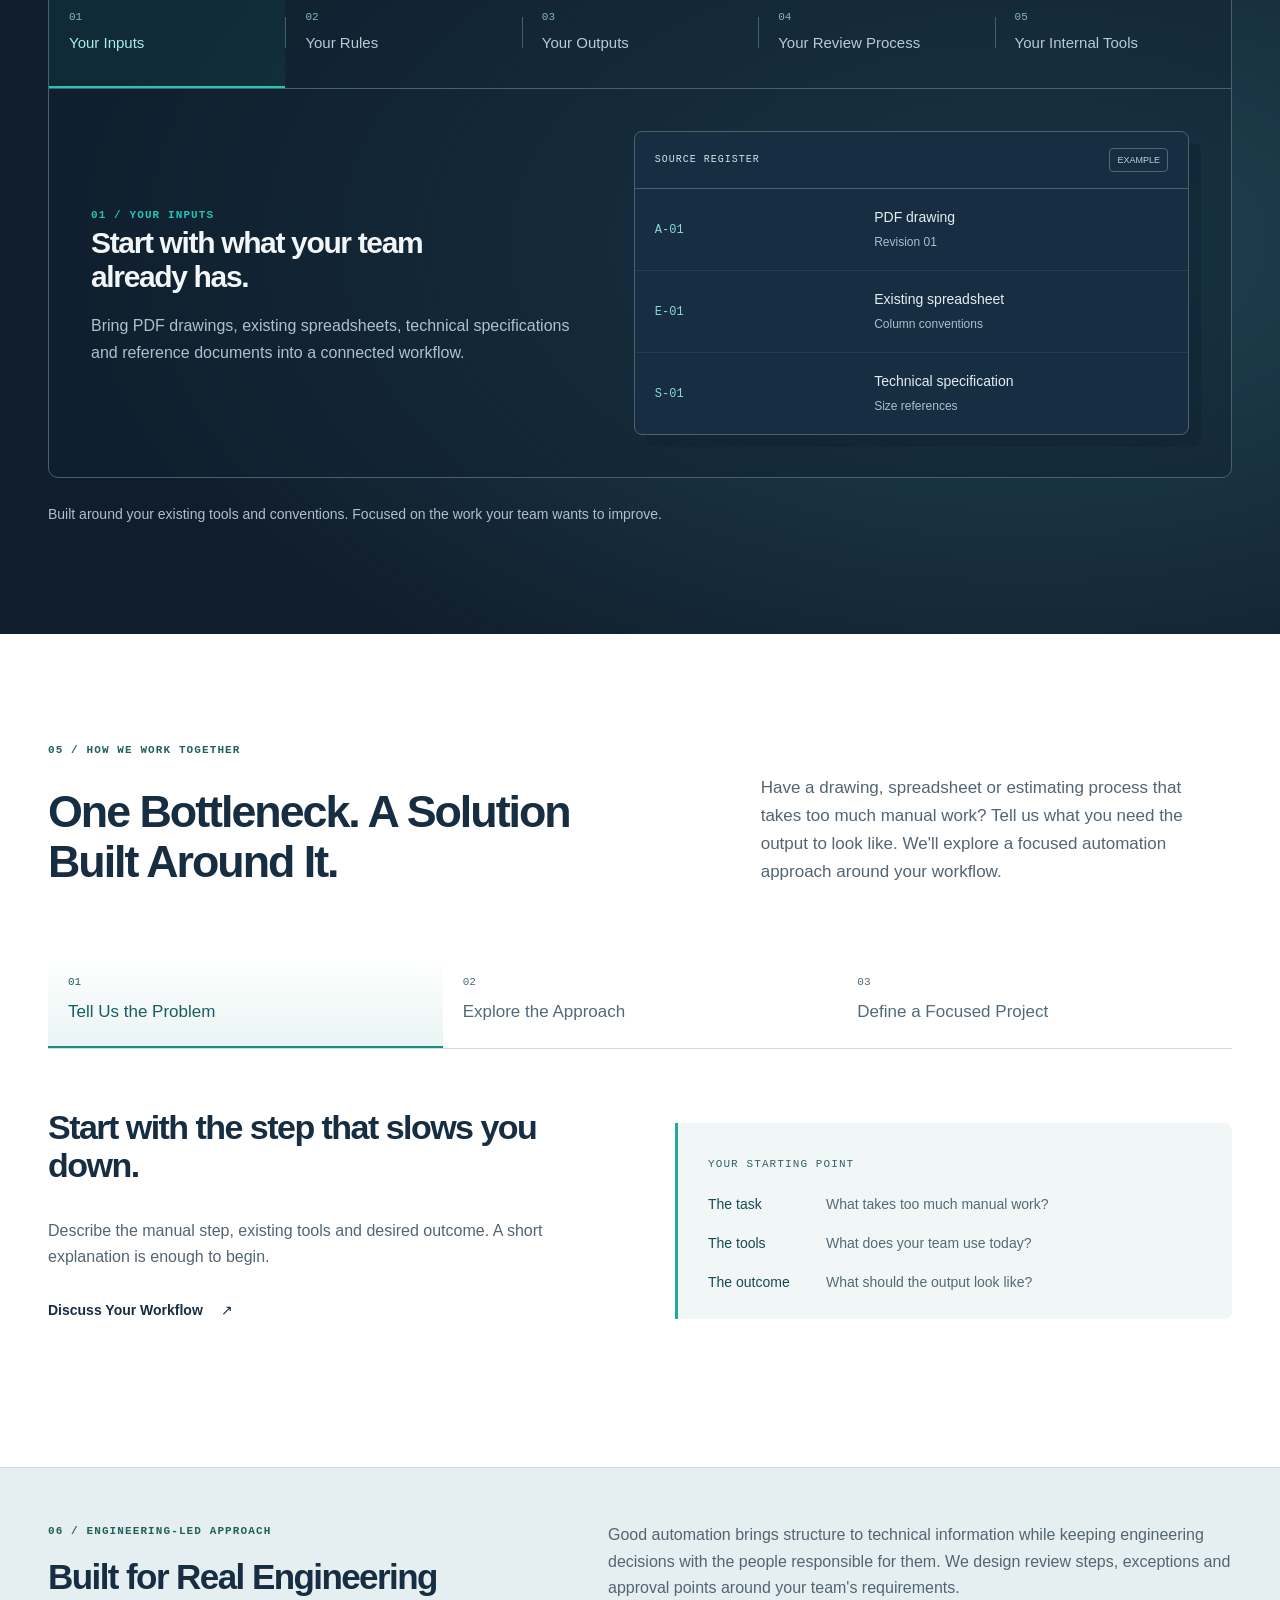
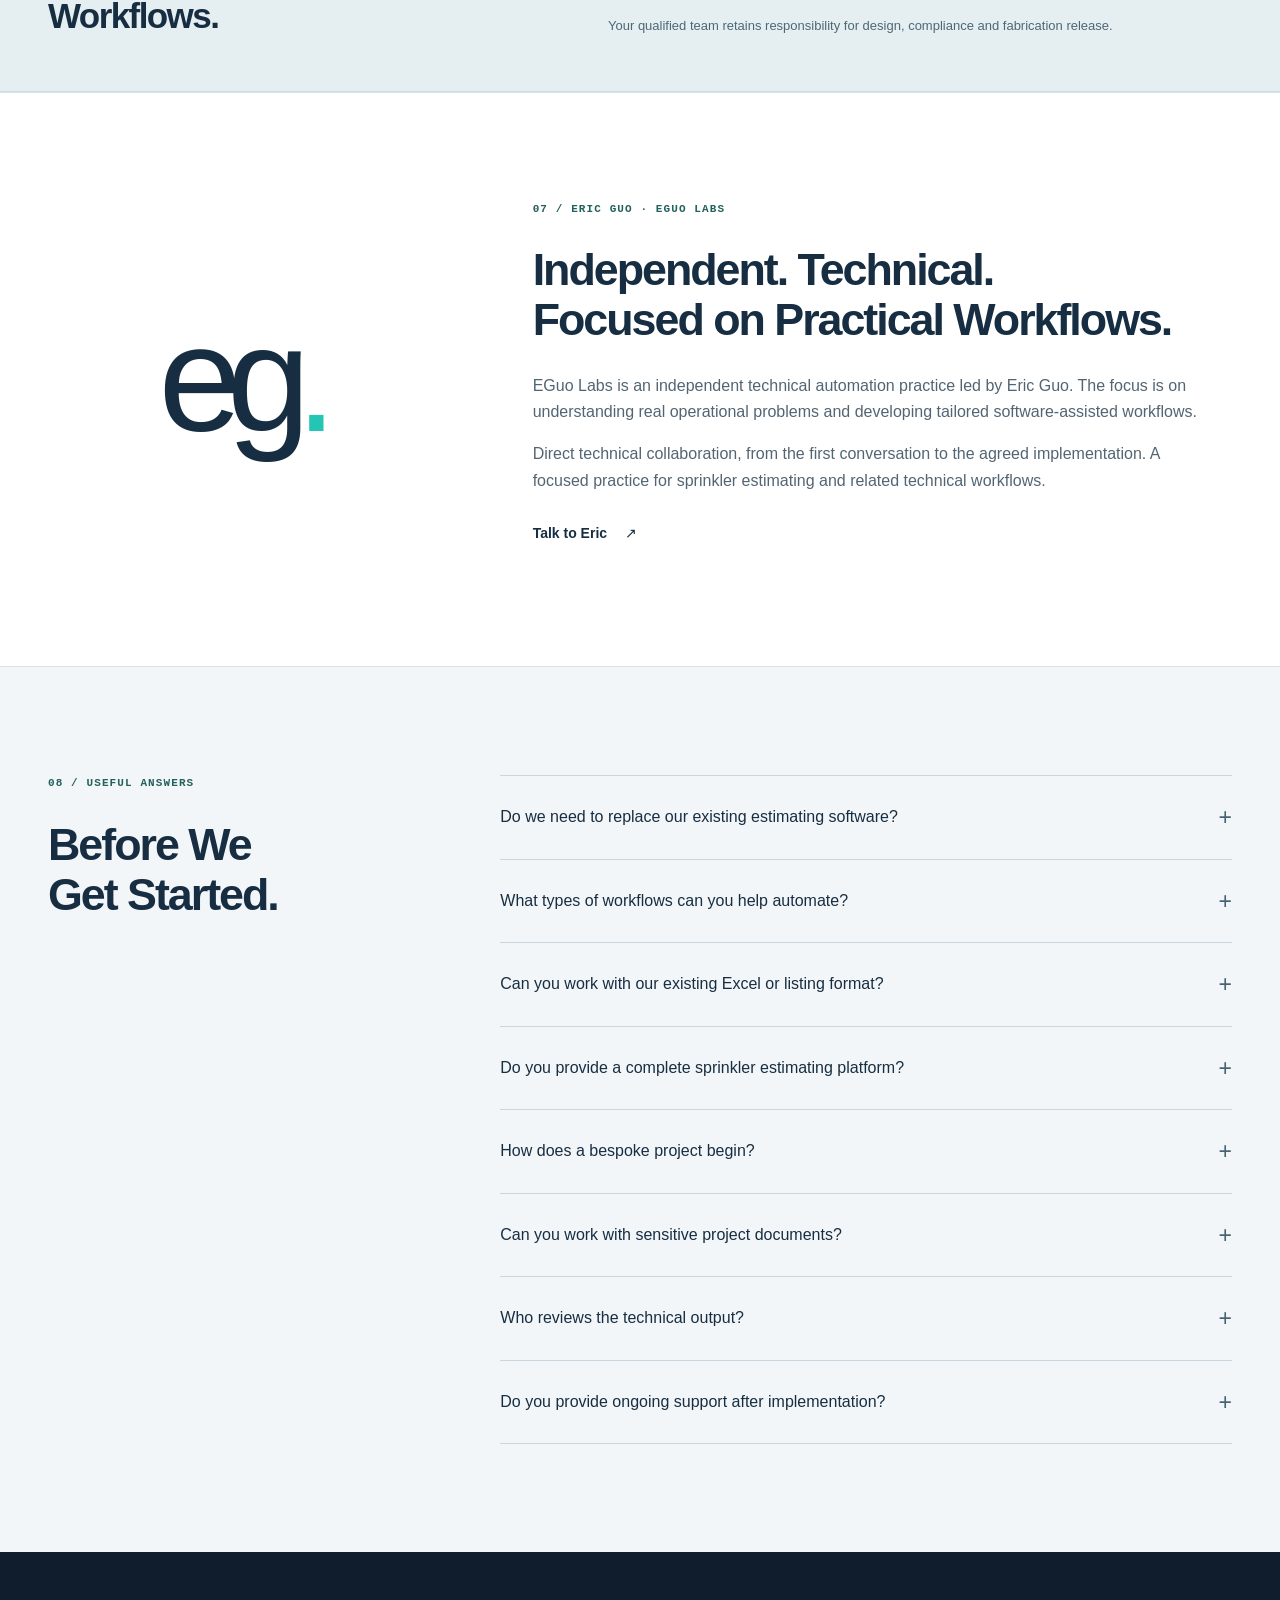
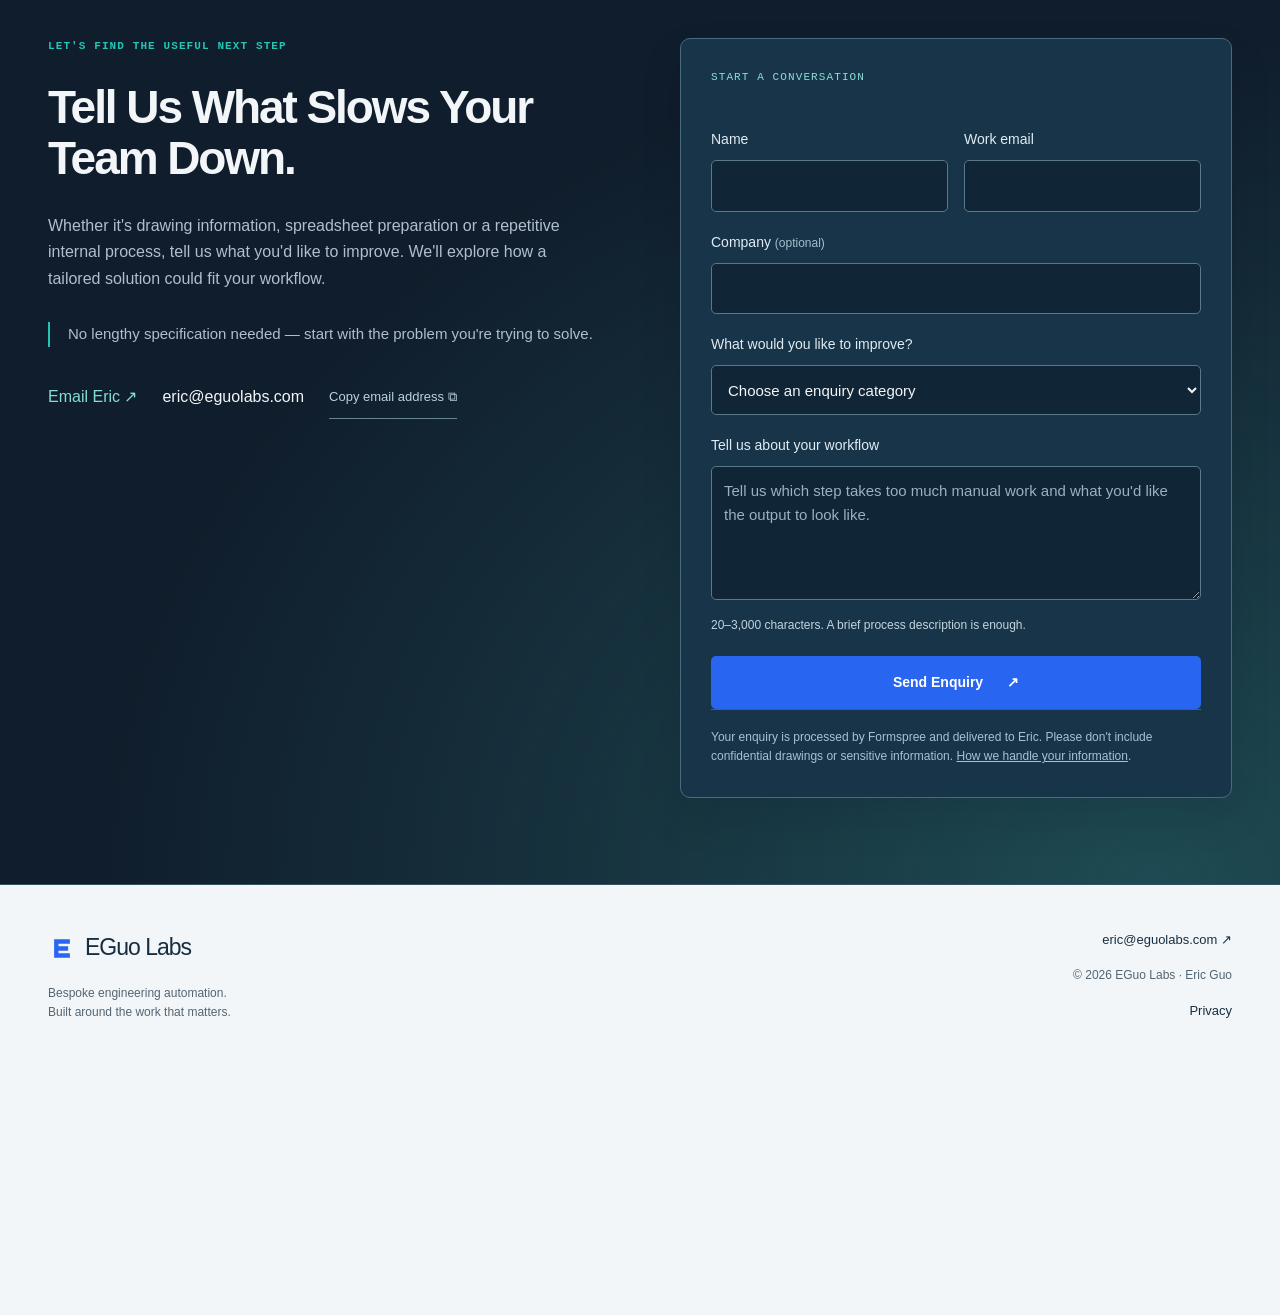
<file: quote-ready/index.html>
<!doctype html>

<html lang="en-GB">
<head><meta charset="utf-8"><meta name="viewport" content="width=device-width, initial-scale=1"><title>EGuo Labs — Our focus has moved</title><meta name="robots" content="noindex,follow"><link rel="canonical" href="https://eguolabs.com/"><meta http-equiv="refresh" content="0;url=../#solutions"><link rel="stylesheet" href="../styles.css"></head>

<body>
<main class="wrap privacy-main"><h1>Our focus has moved.</h1>
<p>EGuo Labs now develops bespoke automation for sprinkler estimating and related technical workflows.</p>
<a class="button" href="../#solutions">Explore our current solutions ↗</a></main></body></html>
</file>
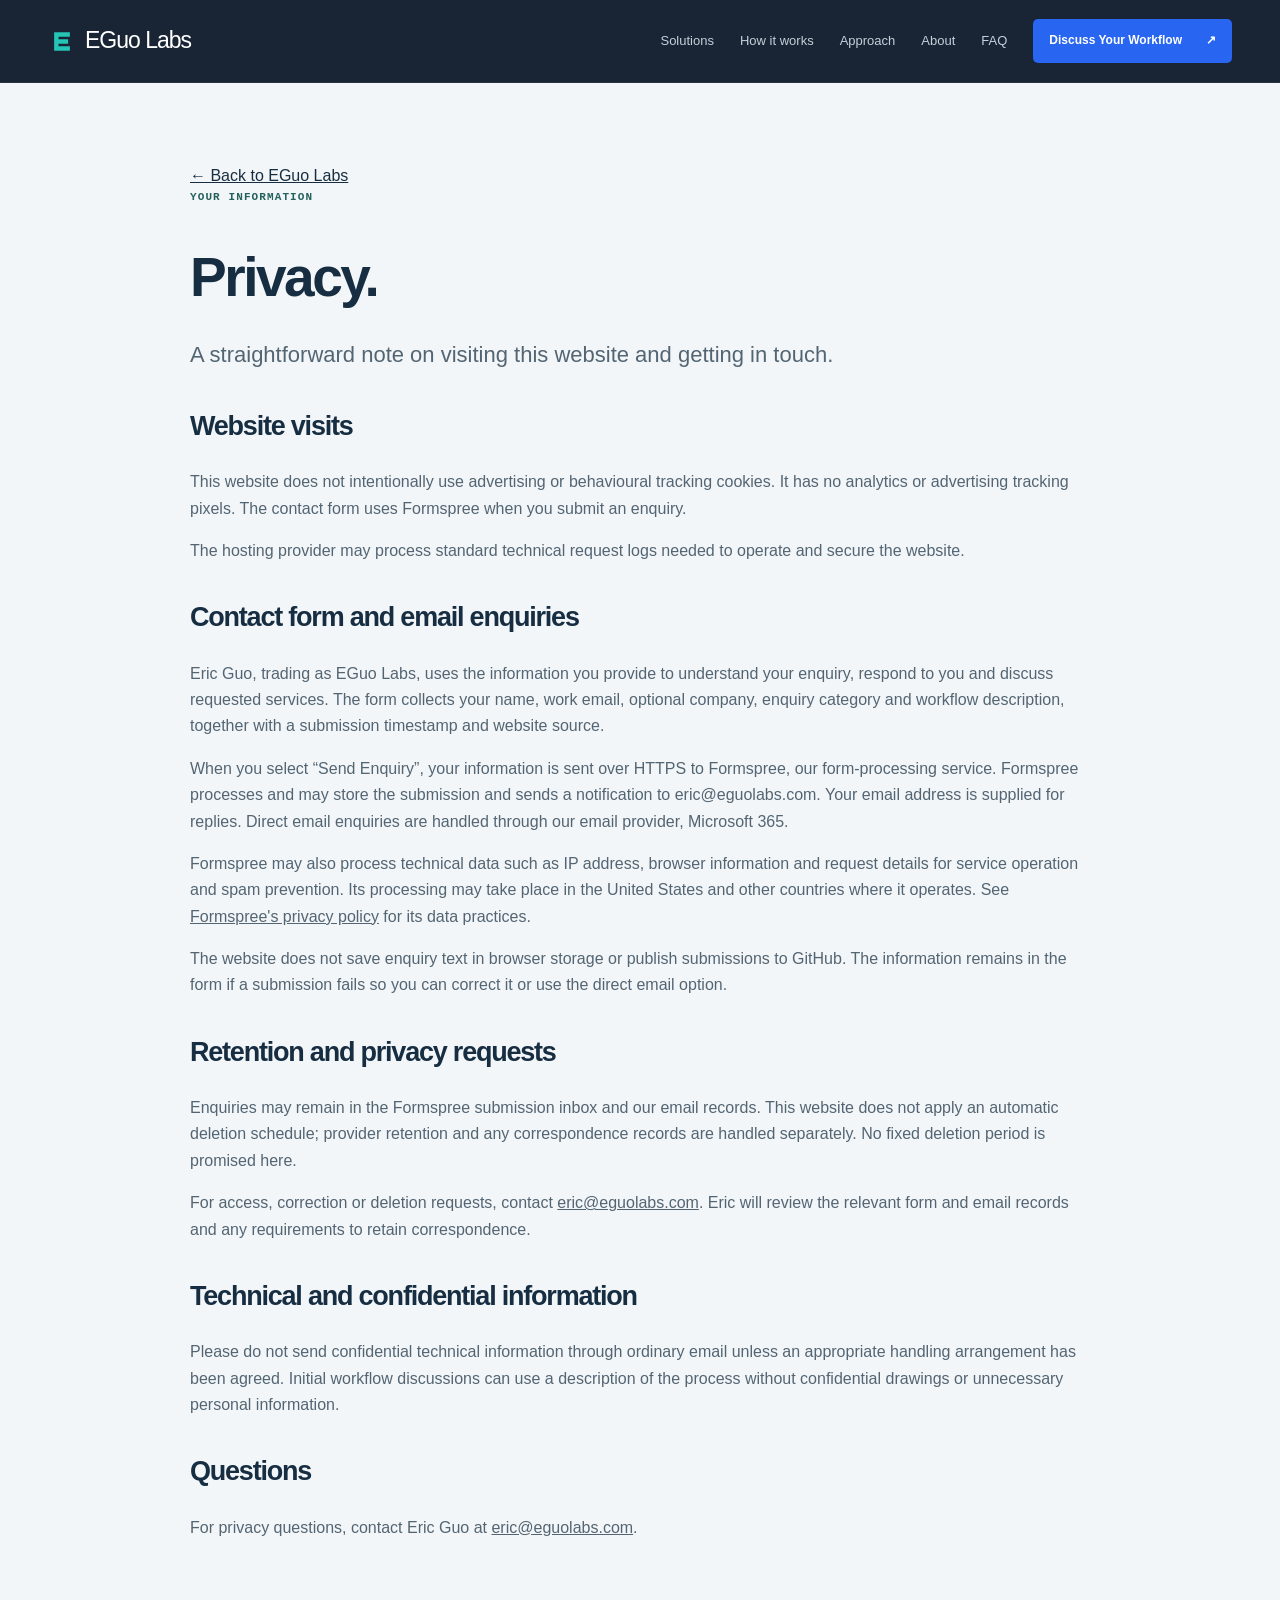
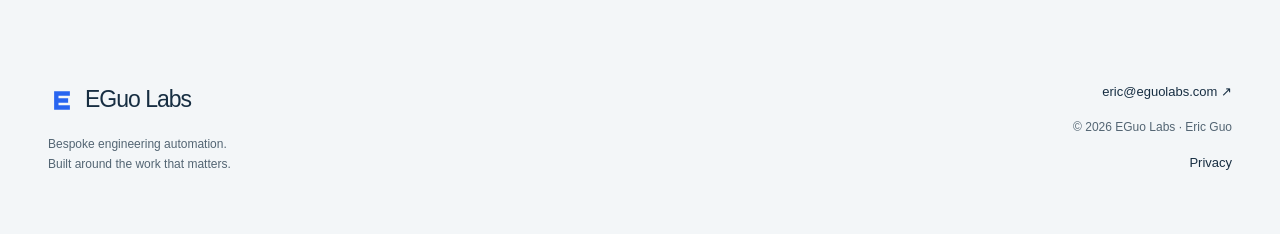
<file: privacy.html>
<!doctype html>

<html lang="en-GB">
<head><meta charset="utf-8"><meta name="viewport" content="width=device-width, initial-scale=1"><title>Privacy | EGuo Labs</title><meta name="description" content="How EGuo Labs handles website visits, form and email enquiries and confidential project information."><link rel="canonical" href="https://eguolabs.com/privacy.html"><meta property="og:type" content="website"><meta property="og:title" content="Privacy | EGuo Labs"><meta property="og:description" content="How EGuo Labs handles website visits, form and email enquiries and confidential project information."><meta property="og:url" content="https://eguolabs.com/privacy.html"><meta property="og:image" content="https://eguolabs.com/assets/v2/social.jpg"><meta name="theme-color" content="#101d2c"><link rel="icon" href="favicon.svg" type="image/svg+xml"><link rel="stylesheet" href="styles.css"><script src="v2.js" defer></script></head>

<body><a class="skip-link" href="#main">Skip to content</a>
<header class="site-header"><div class="wrap header-inner"><a class="brand" href="./" aria-label="EGuo Labs home"><svg viewBox="0 0 32 32" aria-hidden="true"><path d="M7 6h18v5H12v3h11v5H12v3h13v5H7z"/></svg>
<span>EGuo <b>Labs</b></span></a><button class="menu-toggle" aria-expanded="false" aria-controls="main-nav">Menu <span>+</span></button>
<nav id="main-nav" aria-label="Main navigation"><a href="index.html#solutions">Solutions</a><a href="index.html#workflow">How it works</a><a href="index.html#approach">Approach</a><a href="index.html#about">About</a><a href="index.html#faq">FAQ</a><a class="button compact" href="index.html#contact">Discuss Your Workflow <span aria-hidden="true">↗</span></a></nav>
</div></header>

<main id="main" class="wrap privacy-main"><a class="back-link" href="index.html">← Back to EGuo Labs</a><p class="eyebrow">Your information</p>
<h1>Privacy.</h1>
<p class="privacy-intro">A straightforward note on visiting this website and getting in touch.</p>

<section><h2>Website visits</h2>
<p>This website does not intentionally use advertising or behavioural tracking cookies. It has no analytics or advertising tracking pixels. The contact form uses Formspree when you submit an enquiry.</p>
<p>The hosting provider may process standard technical request logs needed to operate and secure the website.</p>
</section>

<section><h2>Contact form and email enquiries</h2>
<p>Eric Guo, trading as EGuo Labs, uses the information you provide to understand your enquiry, respond to you and discuss requested services. The form collects your name, work email, optional company, enquiry category and workflow description, together with a submission timestamp and website source.</p>
<p>When you select “Send Enquiry”, your information is sent over HTTPS to Formspree, our form-processing service. Formspree processes and may store the submission and sends a notification to eric@eguolabs.com. Your email address is supplied for replies. Direct email enquiries are handled through our email provider, Microsoft 365.</p>
<p>Formspree may also process technical data such as IP address, browser information and request details for service operation and spam prevention. Its processing may take place in the United States and other countries where it operates. See <a href="https://formspree.io/legal/privacy-policy/">Formspree's privacy policy</a> for its data practices.</p>
<p>The website does not save enquiry text in browser storage or publish submissions to GitHub. The information remains in the form if a submission fails so you can correct it or use the direct email option.</p>
</section>
<section><h2>Retention and privacy requests</h2>
<p>Enquiries may remain in the Formspree submission inbox and our email records. This website does not apply an automatic deletion schedule; provider retention and any correspondence records are handled separately. No fixed deletion period is promised here.</p>
<p>For access, correction or deletion requests, contact <a href="mailto:eric@eguolabs.com">eric@eguolabs.com</a>. Eric will review the relevant form and email records and any requirements to retain correspondence.</p>
</section>

<section><h2>Technical and confidential information</h2>
<p>Please do not send confidential technical information through ordinary email unless an appropriate handling arrangement has been agreed. Initial workflow discussions can use a description of the process without confidential drawings or unnecessary personal information.</p>
</section>

<section><h2>Questions</h2>
<p>For privacy questions, contact Eric Guo at <a href="mailto:eric@eguolabs.com">eric@eguolabs.com</a>.</p>
</section>
</main>
<footer class="wrap footer"><div><a class="brand" href="./"><svg viewBox="0 0 32 32" aria-hidden="true"><path d="M7 6h18v5H12v3h11v5H12v3h13v5H7z"/></svg>
<span>EGuo <b>Labs</b></span></a><p>Bespoke engineering automation. <br>Built around the work that matters.</p>
</div><div><a href="mailto:eric@eguolabs.com">eric@eguolabs.com ↗</a><p>© 2026 EGuo Labs · Eric Guo</p>
<a href="privacy.html">Privacy</a></div></footer>
</body></html>
</file>
<file: styles.css>
:root{--navy:#101d2c;--deep:#172e42;--blue:#2865f0;--teal:#24c5b5;--paper:#f3f6f8;--ink:#172e42;--muted:#536573;--line:#d8e1e7;--mono:ui-monospace,SFMono-Regular,Consolas,monospace}
*{box-sizing:border-box}
html{scroll-behavior:smooth;scroll-padding-top:100px}
body{margin:0;background:var(--paper);color:var(--ink);font:16px/1.65 -apple-system,BlinkMacSystemFont,'Segoe UI',Arial,sans-serif}
a{color:inherit;text-decoration:none}
button{font:inherit;cursor:pointer}
button,a{-webkit-tap-highlight-color:transparent}
button:focus-visible,a:focus-visible,summary:focus-visible,[tabindex]:focus-visible{outline:3px solid var(--teal);outline-offset:5px}
[hidden]{display:none!important}
svg{max-width:100%}
h1,h2,h3,h4,p{margin-top:0}
h1,h2,h3{line-height:1.12;letter-spacing:-.045em;font-weight:550}
h1{font-size:clamp(42px,4.3vw,66px);margin-bottom:28px}
h2{font-size:clamp(34px,3.5vw,49px);margin-bottom:28px}
h3{font-size:27px}
p{color:var(--muted)}
.wrap{width:min(1280px,calc(100% - 96px));margin:auto}
.section{padding-block:108px}
.dark{background:var(--navy);color:var(--paper)}
.dark p{color:#afbfcd}
.dark .eyebrow{color:var(--teal)}
.eyebrow,.mono{font:11px/1.6 var(--mono);letter-spacing:.1em;text-transform:uppercase}
.eyebrow{color:#22615d;margin-bottom:26px;font-weight:600}
.live-dot{display:inline-block;width:6px;height:6px;border-radius:50%;background:var(--teal);margin-right:7px;box-shadow:0 0 14px #24c5b560}
.button{display:inline-flex;align-items:center;justify-content:center;gap:24px;padding:14px 22px;min-height:50px;border-radius:5px;background:var(--blue);color:white;font-size:14px;font-weight:600;border:1px solid transparent;transition:background .2s,transform .2s}
.button:hover{background:#174fce;transform:translateY(-2px)}
.compact{font-size:12px;padding:11px 15px;min-height:43px}
.text-link{display:inline-flex;gap:18px;align-items:center;min-height:48px;font-size:14px;font-weight:550;border-bottom:1px solid transparent}
.text-link:hover{border-color:var(--teal)}
.actions{display:flex;align-items:center;gap:26px;flex-wrap:wrap}
.site-header{position:sticky;top:0;z-index:30;background:#101d2cf5;color:white;border-bottom:1px solid #ffffff12;backdrop-filter:blur(12px)}
.header-inner{display:flex;justify-content:space-between;align-items:center;gap:26px;min-height:82px}
.brand{display:inline-flex;align-items:center;gap:9px;font-size:23px;letter-spacing:-1px;white-space:nowrap}
.brand b{font-weight:400}
.brand svg{width:28px;height:28px;fill:var(--teal)}
nav{display:flex;align-items:center;gap:26px;font-size:13px}
nav>a:not(.button){padding-block:12px;color:#c4d0da}
nav>a:hover{color:var(--teal)}
.menu-toggle{display:none}
.skip-link{position:fixed;top:-100px;left:20px;padding:12px;background:white;color:var(--ink);z-index:100}
.skip-link:focus{top:12px}
.hero{position:relative;background:radial-gradient(ellipse at 85% 20%,#1b3f4e80,transparent 50%),var(--navy)}
.hero-grid{display:grid;grid-template-columns:1fr 1.03fr;gap:64px;align-items:center;padding-top:70px;padding-bottom:72px}
.hero h1 em{font-style:normal;color:#7adcd2}
.hero .lead{font-size:17px;line-height:1.8;max-width:530px;margin-bottom:32px}
.hero-note{font-size:12px;margin:24px 0 0}
.hero-bottom{display:flex;justify-content:space-between;padding:22px 0;border-top:1px solid #ffffff1a;font:10px var(--mono);letter-spacing:.1em;color:#b0c1ce}
.hero-bottom a{letter-spacing:0;font:13px -apple-system,BlinkMacSystemFont,'Segoe UI',sans-serif}
.engineering-visual{background:#122434;border:1px solid #375363;border-radius:12px;box-shadow:0 28px 90px #0005;overflow:hidden;transform:perspective(1200px) rotateY(-3deg)}
.visual-bar{padding:16px 20px;display:flex;align-items:center;justify-content:space-between;border-bottom:1px solid #ffffff13;font:10px var(--mono);letter-spacing:.07em}
.sample-badge{border:1px solid #526774;border-radius:4px;padding:4px 7px;font-size:9px;color:#c1d0da}
.drawing-meta{display:flex;justify-content:space-between;padding:16px 20px 0;font:9px var(--mono);letter-spacing:.04em;color:#98b2c6;gap:10px}
.pipe-diagram{display:block;width:100%;height:auto}
.pipe-diagram text{font:10px var(--mono);fill:#a9bdca}
.pipe-diagram .zone-label{font-size:8px;fill:#8ca4b6;letter-spacing:.08em}
.pipe .hit{fill:none;stroke:transparent;stroke-width:28px}
.pipe .route{fill:none;stroke:#597c94;stroke-width:4;stroke-linejoin:round;transition:stroke .25s,filter .25s}
.pipe circle{fill:#172e42;stroke:#9bb7c9;stroke-width:2}
.pipe{cursor:pointer}
.pipe:hover .route{stroke:#a2d9dd}
.pipe[aria-pressed=true] .route{stroke:var(--teal);filter:drop-shadow(0 0 6px #24c5b570);stroke-dasharray:600;animation:route-in .65s ease-out}
.pipe[aria-pressed=true] text{fill:#79e9db}
.nodes circle{fill:#132636;stroke:#bfd6e3;stroke-width:2}
.nodes text{fill:#9ab4c5}
.schedule{background:#101e2c;border-top:1px solid #ffffff16}
.record-head,.record{display:grid;grid-template-columns:1.5fr 1fr .8fr;gap:8px;text-align:left}
.record-head{font:9px var(--mono);text-transform:uppercase;color:#8ca2b4;padding:17px 20px 10px}
.record{width:100%;border:0;border-top:1px solid #ffffff08;background:transparent;color:#b6c7d3;padding:11px 20px;font:11px/1.5 var(--mono);min-height:44px;transition:background .2s}
.record b{color:white;margin-right:9px;font-weight:500}
.record[aria-pressed=true]{background:#24c5b515;box-shadow:inset 3px 0 var(--teal)}
.record:hover{background:#ffffff08}
.status{color:#7adcd2}
.amber,.review-text{color:#edbc71}
.record-detail{margin:8px 20px 0;padding:14px 0;border-top:1px solid #ffffff17;min-height:103px}
.detail-label{font:9px var(--mono);color:var(--teal);letter-spacing:.08em}
.record-detail p{font-size:11px;margin:6px 0 0;line-height:1.7}
.visual-caption{font-size:9px;line-height:1.6;margin:0;padding:11px 20px;background:#0c1823;color:#9fb0bd!important}
.split-heading{display:grid;grid-template-columns:1.3fr 1fr;gap:100px;align-items:end;margin-bottom:42px}
.split-heading>p{max-width:450px;margin-bottom:28px;font-size:17px}
.friction-flow{display:grid;grid-template-columns:repeat(3,1fr);border-block:1px solid var(--line)}
.friction-flow>div{position:relative;padding:35px 32px;border-right:1px solid var(--line)}
.friction-flow>div:first-child{padding-left:0}
.friction-flow>div:last-child{border:0}
.friction-flow>div:not(:last-child):after{content:'→';position:absolute;right:-14px;top:64px;background:var(--paper);padding:0 6px;color:var(--blue)}
.friction-flow .mono{color:var(--muted)}
.friction-flow h3{font-size:22px;margin:20px 0 12px}
.friction-flow p{font-size:14px;margin:0}
.bridge{font-size:15px;margin:28px 0 0}
.bridge strong{font-weight:500;color:var(--ink)}
.solutions{background:white;border-block:1px solid var(--line)}
.solution{display:grid;grid-template-columns:1fr 1.1fr;gap:80px;padding:48px 0;border-top:1px solid var(--line);align-items:center}
.solution:last-child{padding-bottom:0}
.solution-copy{position:relative;padding-left:43px}
.solution-copy .index{position:absolute;left:0;top:5px;font:12px var(--mono);color:#657583}
.solution-copy h3{font-size:31px;margin-bottom:18px}
.solution-copy p{font-size:16px}
.tags{list-style:none;padding:0;display:flex;flex-wrap:wrap;gap:8px;margin:24px 0}
.tags li{font-size:11px;border:1px solid #d3dfe7;padding:5px 10px;border-radius:3px}
.solution-copy .scope-note{font-size:12px;margin:0}
.solution-art{min-height:275px;padding:28px;background:#edf3f4;border:1px solid #dbe4e7;border-radius:8px;display:flex;flex-direction:column;justify-content:space-between;gap:24px;overflow:hidden}
.solution-art .mono{font-size:10px;color:#3f696e}
.sketch svg{color:#3b7d86;width:100%;height:160px}
.sketch text{font:10px var(--mono);fill:currentColor}
.art-caption{font:10px var(--mono);color:#536973}
.sheet{background:#edf1f9;transform:rotate(-1deg)}
.mini-table{border:1px solid #cfdae9;border-radius:5px;overflow:hidden;background:white;box-shadow:0 10px 25px #172e4208}
.mini-table>div{display:grid;grid-template-columns:.8fr 1fr 1.2fr;border-bottom:1px solid #e1e7ef;font:11px var(--mono);padding:12px 15px}
.mini-table>div:first-child{background:#dfe7f4;font-size:9px}
.mini-table .review-text{color:#8c5a17}
.file-tag{align-self:flex-end;font:10px var(--mono);color:#285cae}
.review-art{background:#172e42}
.review-art .mono{color:#a6c5d2}
.review-ticket{background:#203c50;border:1px solid #456072;padding:20px;border-radius:6px;color:#e9f1f5;box-shadow:10px 10px 0 #0f2436}
.ticket-status{color:#f3c581;font:9px var(--mono)}
.review-ticket .ticket-title{font:500 21px/1.3 -apple-system,BlinkMacSystemFont,"Segoe UI",sans-serif;margin:15px 0 7px;color:#e9f1f5}
.review-ticket p{font:10px var(--mono);color:#b9cbd6}
.review-ticket>div{display:flex;justify-content:space-between;font-size:10px;border-top:1px solid #ffffff1f;padding-top:15px;margin-top:20px}
.review-art .art-caption{color:#b5c5d0}
.workflow{background:radial-gradient(ellipse at 70% 70%,#1c3f49,transparent 70%),var(--navy)}
.workflow-tabs{display:grid;grid-template-columns:repeat(4,1fr);border-bottom:1px solid #ffffff25}
.workflow-tabs button{background:transparent;border:0;color:#9eb5c5;padding:22px 12px;text-align:left;font-size:16px;border-bottom:2px solid transparent}
.workflow-tabs button span{font:11px var(--mono);display:block;margin-bottom:10px}
.workflow-tabs button[aria-selected=true]{color:#8ae4d9;border-color:var(--teal);background:linear-gradient(0deg,#24c5b512,transparent)}
.workflow-panel{display:grid;grid-template-columns:1fr 1fr;gap:100px;align-items:center;min-height:355px;padding-top:54px;animation:fade-in .25s ease}
.workflow-panel h3{font-size:34px}
.workflow-panel .muted{font-size:14px;color:#98afbd}
.stage-visual{border:1px solid #527080;border-radius:8px;padding:24px;background:#0f2130;box-shadow:18px 18px 0 #0f213055}
.stage-visual>.mono{color:#a5c0cf}
.stage-visual>div{border-top:1px solid #ffffff1c;margin-top:20px;padding-top:18px;font:13px var(--mono);display:flex;align-items:center;gap:18px}
.stage-symbol{color:var(--teal);font-size:24px}
.why{display:grid;grid-template-columns:1fr 1fr;gap:100px}
.why .lead{font-size:22px;color:var(--ink)}
.principles article{display:flex;gap:24px;border-top:1px solid var(--line);padding:27px 0}
.principles article>span{font:11px var(--mono);color:var(--blue);padding-top:3px}
.principles h3{font-size:21px;margin-bottom:12px}
.principles p{font-size:14px;margin:0}
.process{background:#e8eef1;border-block:1px solid #d5e0e6}
.steps{display:grid;grid-template-columns:repeat(4,1fr);gap:30px;list-style:none;padding:0;margin:50px 0 34px}
.steps li{position:relative;border-top:1px solid #afc2cf;padding-top:22px}
.steps li:before{content:'';position:absolute;top:-4px;left:0;width:7px;height:7px;border-radius:50%;background:var(--blue)}
.steps span{font:12px var(--mono);color:#4f6e85}
.steps h3{font-size:24px;margin:27px 0 15px}
.steps p{font-size:14px}
.process-note{font-size:14px;border-top:1px solid #c5d3dc;padding-top:24px;margin:0}
.review-columns{display:grid;grid-template-columns:1fr 1fr;gap:0;border:1px solid var(--line);border-radius:8px;overflow:hidden}
.review-columns>div{padding:37px;background:white}
.review-columns>div:last-child{background:#e8eeee;border-left:1px solid var(--line)}
.review-columns .mono{color:#42676b}
.review-columns h3{font-size:25px;margin:20px 0}
.review-columns ul{list-style:none;padding:0;margin:0}
.review-columns li{padding:9px 0;font-size:15px;color:var(--muted)}
.review-columns li:before{content:'↳';margin-right:12px;color:#327b7a}
.about{background:#fff;border-block:1px solid var(--line)}
.about-grid{display:grid;grid-template-columns:.55fr 1fr;gap:100px;align-items:center}
.founder-mark{font-size:150px;font-weight:500;letter-spacing:-15px;line-height:1;text-align:center;color:#172e42}
.founder-mark span{color:var(--teal)}
.about p{max-width:670px}
.faq{display:grid;grid-template-columns:.65fr 1.35fr;gap:100px}
details{border-top:1px solid #c9d6df}
details:last-child{border-bottom:1px solid #c9d6df}
summary{display:flex;align-items:center;justify-content:space-between;gap:20px;cursor:pointer;padding:24px 0;list-style:none;font-weight:500;font-size:16px;line-height:1.5}
summary::-webkit-details-marker{display:none}
summary span{font-size:23px;color:#456372;transition:transform .2s}
details[open] summary span{transform:rotate(45deg)}
details p{font-size:14px;padding-right:32px;margin:0 0 25px}
.contact{padding:86px 0;background:radial-gradient(ellipse at 90% 100%,#1e4b53,transparent 65%),var(--navy);position:relative;border-bottom:1px solid #365265}
.contact-grid{display:grid;grid-template-columns:1.4fr 1fr;gap:100px;align-items:center}
.contact h2{font-size:46px}
.contact p{max-width:600px}
.contact-detail{border-left:1px solid #537080;padding-left:40px}
.contact-detail>.mono{color:var(--teal)}
.contact-detail>a{display:block;font-size:24px;margin:20px 0 5px}
.copy-button{background:transparent;color:#b9d1df;border:0;border-bottom:1px solid #658594;padding:10px 0;min-height:44px;font-size:13px}
.contact-detail p{font-size:12px}
.contact-detail #copy-status{color:#7de4d7;min-height:22px;margin:6px 0 20px}
.footer{display:flex;justify-content:space-between;gap:40px;padding-block:44px;font-size:13px}
.footer p{font-size:12px;margin:15px 0}
.footer>div:last-child{text-align:right}
.footer .brand svg{fill:var(--blue)}
.privacy-main{max-width:900px;padding-block:80px}
.privacy-main h1{margin-top:40px}
.privacy-main h2{font-size:27px;margin-top:38px}
.privacy-main a:not(.button){text-decoration:underline}
.privacy-intro{font-size:22px}
.reveal.visible{animation:fade-in .5s ease both}
@keyframes fade-in{from{opacity:.4;transform:translateY(10px)}
to{opacity:1;transform:translateY(0)}
}
@keyframes route-in{from{stroke-dashoffset:600}
to{stroke-dashoffset:0}
}

@media(max-width:1100px){.wrap{width:calc(100% - 64px)}
nav{gap:18px;font-size:12px}
.hero-grid{gap:30px;grid-template-columns:1fr 1fr}
.hero h1{font-size:46px}
.hero .eyebrow{font-size:9px}
.hero .lead{font-size:16px}
.hero .actions{gap:16px}
.hero .button{padding:13px 16px;font-size:13px}
.split-heading,.solution,.why,.faq,.about-grid,.workflow-panel,.contact-grid{gap:50px}
.solution-copy{padding-left:32px}
.solution-copy h3{font-size:27px}
.record{font-size:10px}
.record b{margin-right:5px}
.contact h2{font-size:40px}
.contact-detail>a{font-size:21px}
}

@media(max-width:900px){.header-inner{min-height:72px}
.menu-toggle{display:flex;gap:20px;align-items:center;padding:8px 14px;min-height:44px;background:transparent;border:1px solid #667b8e;color:white;border-radius:4px;font-size:13px}
nav{display:none;position:absolute;top:72px;left:0;right:0;padding:18px 32px 26px;background:var(--navy);border-bottom:1px solid #4c6476}
nav.is-open{display:flex;flex-direction:column;align-items:stretch;gap:3px}
nav a{min-height:44px;font-size:15px}
nav .button{margin-top:12px}
.hero-grid{grid-template-columns:1fr;gap:48px;padding-top:55px}
.hero-copy{max-width:670px}
.hero h1{font-size:60px}
.hero .eyebrow{font-size:11px}
.hero .lead{max-width:650px;font-size:18px}
.engineering-visual{max-width:650px;width:100%;justify-self:center;transform:none}
.record{font-size:12px}
.pipe-diagram{max-height:310px}
.section{padding-block:80px}
.solution{gap:35px}
.solution-art{padding:20px}
.solution-copy{padding-left:0}
.solution-copy .index{position:static;display:block;margin-bottom:14px}
.split-heading{gap:40px}
.split-heading>p{font-size:15px}
.why{gap:45px}
.steps{gap:20px;grid-template-columns:1fr 1fr}
.steps h3{margin-top:20px}
.about-grid{grid-template-columns:.4fr 1fr;gap:35px}
.founder-mark{font-size:100px;letter-spacing:-10px}
.faq{gap:40px;grid-template-columns:.65fr 1.35fr}
.contact-grid{gap:35px;grid-template-columns:1.2fr 1fr}
.contact-detail{padding-left:25px}
.contact-detail>a{font-size:19px}
.workflow-panel{gap:35px}
.workflow-panel h3{font-size:28px}
.stage-visual{padding:20px}
.stage-visual>div{font-size:11px}
}

@media(max-width:600px){html{scroll-padding-top:90px}
.wrap{width:calc(100% - 40px)}
.section{padding-block:64px}
.brand{font-size:22px}
.hero-grid{padding-top:42px;padding-bottom:38px;gap:37px}
.hero h1{font-size:42px;letter-spacing:-1.8px;line-height:1.1}
.hero h1 br{display:none}
.hero .eyebrow{font-size:9px;letter-spacing:.07em;max-width:300px;margin-bottom:24px}
.hero .lead{font-size:16px;line-height:1.75}
.hero .button{font-size:13px;gap:12px}
.hero .actions{gap:12px}
.hero .text-link{font-size:12px;gap:8px}
.hero-note{font-size:11px}
.visual-bar{padding:12px;font-size:9px}
.sample-badge{font-size:8px}
.drawing-meta{font-size:8px;padding:13px 12px 0}
.pipe-diagram{min-height:180px}
.pipe-diagram text{font-size:16px}
.pipe-diagram .zone-label{font-size:12px}
.pipe .hit{stroke-width:44px}
.record-head{padding:13px 12px 9px;font-size:8px}
.record{padding:12px;font-size:12px;grid-template-columns:1.2fr 1fr .8fr;min-height:49px}
.record-head{grid-template-columns:1.2fr 1fr .8fr}
.record b{display:block}
.record-detail{margin-inline:12px;min-height:115px}
.record-detail p{font-size:13px}
.visual-caption{font-size:11px;padding:10px 12px}
.hero-bottom{gap:20px;font-size:8px;line-height:1.7}
.hero-bottom>a{font-size:11px;white-space:nowrap}
.split-heading{grid-template-columns:1fr;gap:0;margin-bottom:24px}
h2{font-size:34px;letter-spacing:-1.2px}
.eyebrow{font-size:10px}
.split-heading>p{font-size:16px;margin-bottom:12px}
.friction-flow{grid-template-columns:1fr}
.friction-flow>div,.friction-flow>div:first-child{padding:25px 0;border-right:0;border-bottom:1px solid var(--line)}
.friction-flow>div:not(:last-child):after{content:'↓';right:6px;top:auto;bottom:-14px}
.friction-flow h3{margin:12px 0}
.solution{grid-template-columns:1fr;gap:28px;padding-block:35px}
.solution-art{min-height:250px}
.solution-copy h3{font-size:28px}
.tags li{font-size:11px}
.workflow-tabs{grid-template-columns:1fr 1fr}
.workflow-tabs button{font-size:14px;min-height:86px;padding:14px 10px}
.workflow-tabs button span{font-size:10px;margin-bottom:6px}
.workflow-panel{grid-template-columns:1fr;gap:20px;padding-top:30px;min-height:520px;align-content:start}
.workflow-panel h3{font-size:29px}
.stage-visual{box-shadow:8px 8px 0 #0f213055}
.stage-visual>div{font-size:12px}
.why{grid-template-columns:1fr;gap:30px}
.why .lead{font-size:21px}
.principles article{padding:24px 0}
.steps{grid-template-columns:1fr;gap:25px;margin-top:35px}
.steps li{padding-left:44px;padding-top:20px}
.steps li>span{position:absolute;left:0;top:25px}
.steps h3{margin-top:0}
.steps p{margin-bottom:0;font-size:15px}
.review-columns{grid-template-columns:1fr}
.review-columns>div{padding:25px}
.review-columns>div:last-child{border-left:0;border-top:1px solid var(--line)}
.review-columns h3{font-size:24px}
.review-columns li{font-size:14px}
.about-grid{grid-template-columns:1fr;gap:25px}
.founder-mark{text-align:left;font-size:70px;letter-spacing:-6px}
.faq{grid-template-columns:1fr;gap:10px}
.faq h2 br{display:none}
summary{font-size:15px;padding-block:22px}
.contact{padding-block:60px}
.contact-grid{grid-template-columns:1fr;gap:40px}
.contact h2{font-size:35px}
.contact .actions{gap:16px}
.contact .button{font-size:13px;gap:12px}
.contact-detail{padding-left:0;padding-top:26px;border-left:0;border-top:1px solid #537080}
.contact-detail>a{font-size:24px}
.footer{flex-direction:column;gap:24px;padding-block:35px}
.footer>div:last-child{text-align:left}
.privacy-main{padding-block:45px}
.privacy-main h1{font-size:45px}
nav{padding-inline:20px}
}

@media(prefers-reduced-motion:reduce){html{scroll-behavior:auto}
*,*:before,*:after{animation:none!important;transition:none!important}
}

/* V2.1 — preserve the V2 identity, with larger records and tangible outputs. */
.hero .lead{max-width:550px}
.hero-grid{gap:50px;padding-top:58px;padding-bottom:58px;grid-template-columns:minmax(0,1fr) minmax(0,1.03fr)}
.visual-bar{font-size:11px}
.drawing-meta,.record-head,.detail-label{font-size:10px}
.record{font-size:12px;min-height:48px}
.record-detail p{font-size:12px}
.visual-caption{font-size:11px}
.pipe-diagram text{font-size:12px}
.pipe-diagram .zone-label{font-size:10px}
[data-node]{transition:stroke .2s,fill .2s}
[data-node].is-linked{stroke:#71e3d6;fill:#24595b;filter:drop-shadow(0 0 4px #24c5b560)}
.pipe:focus-visible .route{stroke:#b7fff5}
.solution-copy .scope-note{font-size:14px;color:#335c6b}
.solution-art .mono,.art-caption,.file-tag{font-size:11px}
#problem{padding-block:76px}
#problem .split-heading{margin-bottom:25px}
#problem h2{font-size:clamp(32px,3vw,42px)}
.friction-flow>div{padding-block:26px}
.deliverables{background:linear-gradient(150deg,#edf4f5,#f3f6f8 70%)}
.deliverable-app{border:1px solid #ccdce2;border-radius:14px;background:#fff;box-shadow:0 25px 65px #172e4210;overflow:hidden}
.app-topbar{display:flex;justify-content:space-between;gap:20px;align-items:center;padding:19px 28px;background:#172e42;color:#e5f0f4;font-size:14px}
.app-topbar .mono{color:#b4cbd7;font-size:11px}
.explorer-tabs{display:flex;gap:12px;padding:12px 28px 0;background:#f6f9fa;border-bottom:1px solid #dbe5e9}
.explorer-tabs button{padding:16px 20px;min-height:54px;border:0;border-bottom:3px solid transparent;background:transparent;color:#526776;font-weight:550;font-size:15px;transition:color .2s,background .2s,border-color .2s}
.explorer-tabs button span{font:11px var(--mono);margin-right:7px;color:#526776}
.explorer-tabs button:hover{background:#e8f1f3;color:#172e42}
.explorer-tabs button[aria-selected=true]{border-color:#178d83;color:#144e53;background:#e9f4f3}
.deliverable-panel{padding:30px;min-height:620px;animation:fade-in .2s ease}
.output-intro{display:flex;justify-content:space-between;gap:40px;align-items:center;margin-bottom:24px}
.output-intro .mono{color:#386e72;font-size:11px}
.output-intro h3{font-size:28px;margin:10px 0 0}
.output-intro>p{font-size:15px;max-width:390px;margin:0}
.source-preview{display:grid;grid-template-columns:minmax(0,1.5fr) minmax(0,1fr);background:#122434;border-radius:8px;overflow:hidden;color:white;margin-bottom:24px}
.source-drawing{min-width:0;background:linear-gradient(120deg,#172e42,#142737)}
.source-drawing .pipe-diagram{height:230px}
.source-focus{padding:26px 30px;align-self:center;border-left:1px solid #ffffff20}
.source-focus .mono{color:#a8c4d1}
.source-focus h4{font:500 34px var(--mono);margin:12px 0}
.source-focus p{color:#c4d5df;font-size:14px;max-width:310px;min-height:50px;margin-bottom:16px}
.state{display:inline-block;font-size:12px;line-height:1.4;padding:5px 9px;border-radius:4px;white-space:nowrap;font-weight:500}
.confirmed{color:#17635a;background:#e1f1eb}
.pending{color:#7c5016;background:#fff0d3}
.table-scroll{overflow-x:auto;max-width:100%;border:1px solid #dce5e8;border-radius:7px;scrollbar-color:#728f9d #eaf0f3}
table{width:100%;border-collapse:collapse;text-align:left;white-space:nowrap;font-size:13px}
caption{padding:14px 16px;background:#edf3f5;color:#354f60;text-align:left;font:11px var(--mono)}
th,td{padding:13px 16px;border-bottom:1px solid #e3eaee}
thead th{font-size:12px;font-weight:550;color:#4f6776;background:#f8fafb}
tbody th{font-weight:500}
tbody tr:last-child>*{border-bottom:0}
tr[data-record]{cursor:pointer;transition:background .2s}
tr[data-record]:hover{background:#f1f7f7}
tr[data-selected=true]{background:#eaf6f3}
tr[data-selected=true]>th{box-shadow:inset 3px 0 #178d83}
.pipe-select{background:transparent;border:0;padding:10px 8px;margin:-10px -8px;min-width:62px;min-height:44px;color:#174f60;font:600 13px var(--mono);border-radius:3px}
.table-hint{margin:12px 0 0;font-size:12px;color:#5d7180}
.table-hint span{display:none}
.app-footnote{display:flex;justify-content:space-between;align-items:center;gap:20px;padding:18px 30px;border-top:1px solid #dce5e8;font-size:12px;color:#526976;background:#f8fafb}
.app-footnote a{font-size:13px;color:#215e68;min-height:44px;display:flex;align-items:center;gap:16px}
.app-footnote a:hover{text-decoration:underline}
.format-tabs{display:inline-flex;padding:5px;border:1px solid #c7d8df;border-radius:7px;background:#edf3f5;margin:10px 0 22px;gap:4px}
.format-tabs button{padding:12px 18px;min-height:44px;color:#47616f;background:transparent;border:0;border-radius:4px;font-size:14px}
.format-tabs button[aria-selected=true]{color:#174f60;background:white;box-shadow:0 2px 7px #172e4215}
.mapping-strip{display:flex;gap:16px;flex-wrap:wrap;padding:8px 0 22px;font:12px/1.8 var(--mono);color:#4d6372}
.mapping-strip span{padding:8px 12px;background:#f3f7f8;border-radius:4px}
.mapping-strip b{color:#148575;padding:0 7px}
.output-options{display:flex;flex-wrap:wrap;gap:12px 30px;margin-top:28px;font:11px/1.7 var(--mono);color:#526976}
.exception-layout{display:grid;grid-template-columns:1fr 1.3fr;gap:30px;padding-top:18px}
.exception-summary{padding:30px;background:#f4f7f8;border-radius:8px}
.exception-summary h4{font-size:25px;line-height:1.25;font-weight:500;margin:25px 0 12px;letter-spacing:-.03em}
.exception-summary>p{font:12px var(--mono)}
.exception-summary>div{border-top:1px solid #d7e2e6;padding-top:24px;margin-top:30px}
.exception-summary>div p{font-size:15px;margin:12px 0 0}
.exception-items article{display:flex;gap:20px;padding:21px 0;border-bottom:1px solid #e0e8eb}
.exception-items article:first-child{padding-top:4px}
.exception-items article:last-child{border:0}
.issue-number{font:13px var(--mono);color:#507380;padding-top:3px}
.exception-items h4{font-size:18px;font-weight:550;margin:0 0 8px}
.exception-items p{font-size:14px;margin:0 0 12px}
.bespoke{background:radial-gradient(ellipse at 80% 60%,#204453,transparent 65%),var(--navy)}
.bespoke .split-heading>div:last-child{padding-bottom:15px}
.bespoke .bespoke-lead{font-size:23px;line-height:1.4;color:#e0edf2;max-width:420px}
.process-config{border:1px solid #466171;border-radius:10px;overflow:hidden;background:#10233380}
.dimension-tabs{display:grid;grid-template-columns:repeat(5,minmax(0,1fr));border-bottom:1px solid #49616e}
.dimension-tabs button{position:relative;min-height:108px;border:0;background:transparent;color:#b7cbd6;text-align:left;padding:20px;font-size:15px;line-height:1.45;border-bottom:2px solid transparent;transition:background .2s,color .2s}
.dimension-tabs button+button:before{content:'';position:absolute;left:0;top:35%;height:30%;width:1px;background:#42606f}
.dimension-tabs button span{display:block;font:11px var(--mono);margin-bottom:9px;color:#80b5bd}
.dimension-tabs button[aria-selected=true]{color:#a3f0e7;border-bottom-color:var(--teal);background:#24c5b510}
.dimension-tabs button:hover{background:#24c5b516}
.dimension-panel{display:grid;grid-template-columns:1fr 1.15fr;gap:60px;min-height:355px;padding:42px;align-items:center;animation:fade-in .2s ease}
.dimension-copy h3{font-size:30px;max-width:410px;margin-bottom:20px}
.dimension-copy p{font-size:16px;margin:0}
.config-preview{border:1px solid #486270;background:#172e42;border-radius:8px;box-shadow:12px 12px 0 #08162435;overflow:hidden}
.config-label{display:flex;align-items:center;justify-content:space-between;gap:15px;padding:16px 20px;border-bottom:1px solid #496170;color:#d0e1e9}
.config-label .mono{font-size:10px}
.config-row{display:grid;grid-template-columns:.9fr 1.3fr;gap:4px 16px;padding:17px 20px;border-bottom:1px solid #ffffff12}
.config-row:last-child{border:0}
.config-row>span{grid-row:span 2;align-self:center;color:#86d9d1;font:12px/1.5 var(--mono)}
.config-row strong{font-size:14px;font-weight:500;color:#e2edf3}
.config-row small{font-size:12px;color:#a8bfcd}
.bespoke-note{font-size:14px;margin:25px 0 0}
.work-together{background:#fff}
.work-together .workflow-tabs{grid-template-columns:repeat(3,1fr);border-bottom-color:#cfdee4}
.work-together .workflow-tabs button{color:#526a79;padding:20px;font-size:17px}
.work-together .workflow-tabs button[aria-selected=true]{color:#175e62;border-color:#178d83;background:linear-gradient(0deg,#eaf4f3,transparent)}
.work-together .workflow-panel{min-height:310px;gap:70px;padding-top:34px}
.work-together .workflow-panel>div>p{font-size:16px}
.conversation-preview{padding:26px 30px;border-left:3px solid #24a99c;background:#f1f6f6;border-radius:0 8px 8px 0}
.conversation-preview>.mono{color:#32626b}
.conversation-preview>div{display:grid;grid-template-columns:100px 1fr;gap:18px;padding-top:18px;font-size:14px;line-height:1.5;color:#536a76}
.conversation-preview strong{font-weight:500;color:#194955}
.engineering-band{background:#e5eef0;border-block:1px solid #cfdee3;padding:54px 0}
.engineering-inner{display:grid;grid-template-columns:1fr 1.3fr;gap:80px;align-items:center}
.engineering-inner h2{font-size:35px;margin:0;max-width:450px}
.engineering-inner .eyebrow{margin-bottom:16px}
.engineering-inner p{margin-bottom:14px}
.engineering-inner .engineering-boundary{font-size:13px;margin:0;color:#4c6876}
.contact-grid{grid-template-columns:1fr 1fr;gap:80px;align-items:start}
.contact-invitation{padding-left:18px;border-left:2px solid var(--teal);font-size:15px;margin-top:30px}
.contact-direct{display:flex;flex-wrap:wrap;align-items:center;gap:8px 25px;margin-top:28px}
.contact-direct>a{display:inline-flex;align-items:center;min-height:44px}
.contact-direct>a:first-child{color:#83ded3}
.contact-direct #copy-status{width:100%;min-height:24px;font-size:13px;margin:0;color:#83ded3}
.enquiry-builder{border:1px solid #496b7d;border-radius:10px;background:#183449;padding:30px;box-shadow:0 20px 40px #06131d20}
.enquiry-builder>.mono{display:block;color:#8adfd6;margin-bottom:22px}
.enquiry-builder label{display:block;color:#e0ecf3;font-size:14px;margin:19px 0 9px}
.enquiry-builder label span{color:#a5becd;font-size:12px}
.enquiry-builder select,.enquiry-builder textarea{width:100%;background:#102535;color:#f3f6f8;border:1px solid #5a788a;border-radius:5px;padding:12px;font:15px/1.6 -apple-system,BlinkMacSystemFont,'Segoe UI',sans-serif}
.enquiry-builder select{min-height:50px}
.enquiry-builder textarea{resize:vertical;min-height:134px}
.enquiry-builder textarea::placeholder{color:#98b2c3;opacity:1}
.enquiry-builder :is(select,textarea):focus-visible{outline:3px solid var(--teal);outline-offset:3px}
.enquiry-builder .button{width:100%;margin-top:20px}
.enquiry-builder .email-helper{font-size:12px;margin:12px 0 20px;color:#c3d5df}
.enquiry-builder .contact-privacy{font-size:12px;border-top:1px solid #426174;padding-top:18px;margin:0;color:#a9c1d0}
.contact-privacy a{text-decoration:underline}
@media(max-width:1100px){
 .hero-grid{gap:30px}.record{font-size:11px}
 .dimension-panel{padding:30px;gap:30px}.dimension-tabs button{padding:17px 13px;font-size:14px}
 .contact-grid,.engineering-inner{gap:45px}.deliverable-panel{padding:25px}
 .source-focus{padding:22px}.output-intro{gap:25px}
}
@media(max-width:900px){
 .hero-grid{grid-template-columns:1fr;gap:40px}.record{font-size:12px}
 .output-intro{align-items:start}.output-intro h3{font-size:25px}.output-intro>p{max-width:290px;font-size:14px}
 .explorer-tabs{padding-inline:16px;gap:0}.explorer-tabs button{font-size:13px;padding:15px 12px}
 .source-preview{grid-template-columns:1.3fr 1fr}.source-drawing .pipe-diagram{height:220px}
 .source-focus h4{font-size:28px}.source-focus p{font-size:13px}
 .dimension-panel{gap:25px;padding:28px;min-height:380px}.dimension-copy h3{font-size:26px}
 .config-row{padding:15px}.config-row strong{font-size:13px}.config-row small{font-size:11px}
 .work-together .workflow-panel{gap:35px;min-height:345px}.conversation-preview{padding:22px}
 .conversation-preview>div{grid-template-columns:1fr;gap:4px}
 .engineering-inner{gap:35px}.engineering-inner h2{font-size:30px}
 .contact-grid{gap:35px}.enquiry-builder{padding:22px}.contact h2{font-size:38px}
}
@media(max-width:600px){
 .hero-grid{padding-top:42px;padding-bottom:38px}.hero .actions{gap:14px}
 .hero .text-link{font-size:13px}.hero .button{min-height:50px}.hero .actions>a{width:100%;justify-content:center}
 .hero .actions>.text-link{border:1px solid #4f6a7c;border-radius:5px}
 .pipe-diagram text{font-size:16px}.pipe-diagram .zone-label{font-size:12px}
 .record{font-size:12px}.record-detail p{font-size:13px}.record-detail{min-height:108px}
 #problem{padding-block:58px}.solution-copy .scope-note{font-size:14px}
 .app-topbar{padding:16px;gap:8px;font-size:12px}.app-topbar .mono{font-size:9px;letter-spacing:0}
 .explorer-tabs{padding:7px 5px 0;display:grid;grid-template-columns:repeat(3,minmax(0,1fr))}
 .explorer-tabs button{padding:12px 6px;font-size:12px;line-height:1.5;min-height:80px}
 .explorer-tabs button span{display:block;margin:0 0 6px;font-size:10px}
 .deliverable-panel{padding:20px 14px;min-height:880px}
 .output-intro{display:block;margin-bottom:20px}.output-intro h3{font-size:25px;margin-bottom:14px}
 .output-intro>p{max-width:none;font-size:15px}.source-preview{grid-template-columns:1fr}
 .source-drawing .pipe-diagram{height:auto;min-height:180px}
 .source-focus{border-left:0;border-top:1px solid #ffffff20;padding:20px;display:grid;grid-template-columns:1fr auto;gap:10px;align-items:center}
 .source-focus>.mono{font-size:10px}.source-focus h4{grid-column:1;grid-row:2;margin:0}
 .source-focus p{grid-column:1/-1;grid-row:3;min-height:0;margin:0;font-size:13px}
 .source-focus>.state{grid-column:2;grid-row:2}
 th,td{padding:12px 14px}.table-hint{font-size:12px}.table-hint span{display:block;margin-top:7px;color:#235f70}
 .app-footnote{display:block;padding:16px;font-size:11px}.app-footnote a{font-size:12px;margin-top:7px}
 .format-tabs{display:flex;gap:2px}.format-tabs button{flex:1;padding:10px 6px;font-size:12px}
 .mapping-strip{gap:8px;font-size:11px}.mapping-strip span{width:100%;padding:8px}
 .output-options{font-size:10px;gap:12px}
 .exception-layout{grid-template-columns:1fr;gap:25px;padding-top:0}.exception-summary{padding:22px}
 .exception-summary h4{font-size:23px;margin-top:20px}.exception-summary>div{margin-top:20px;padding-top:18px}
 .exception-summary>div p{font-size:14px}.exception-items h4{font-size:16px}.exception-items article{gap:14px;padding-block:16px}
 .bespoke .bespoke-lead{font-size:21px}.bespoke .split-heading>div:last-child{padding-bottom:10px}
 .dimension-tabs{grid-template-columns:repeat(2,minmax(0,1fr));gap:0}
 .dimension-tabs button{min-height:86px;padding:14px 16px;font-size:14px}
 .dimension-tabs button:last-child{grid-column:1/-1;min-height:70px;display:flex;align-items:center;gap:18px}
 .dimension-tabs button:last-child span{margin:0}.dimension-tabs button:before{display:none}
 .dimension-panel{grid-template-columns:1fr;gap:25px;min-height:590px;padding:26px 20px;align-content:start}
 .dimension-copy h3{font-size:27px}.dimension-copy p{font-size:15px}
 .config-preview{box-shadow:6px 6px 0 #08162435}.config-label{padding:14px}.config-label .mono{font-size:9px}
 .config-row{grid-template-columns:1fr 1.15fr;padding:14px;gap:4px 12px}.config-row>span{font-size:11px}.config-row strong{font-size:13px}.config-row small{font-size:11px}
 .bespoke-note{font-size:13px}
 .work-together .workflow-tabs{grid-template-columns:repeat(3,minmax(0,1fr))}
 .work-together .workflow-tabs button{padding:15px 9px;font-size:13px;line-height:1.5;min-height:115px}
 .work-together .workflow-panel{grid-template-columns:1fr;min-height:580px;gap:20px;padding-top:28px}
 .work-together .workflow-panel h3{font-size:28px}.work-together .workflow-panel>div>p{font-size:16px}
 .conversation-preview>div{grid-template-columns:80px 1fr;gap:12px;font-size:13px}
 .engineering-band{padding-block:44px}.engineering-inner{grid-template-columns:1fr;gap:25px}
 .engineering-inner h2{font-size:32px}.engineering-inner p{font-size:15px}.engineering-inner .engineering-boundary{font-size:12px}
 .contact-grid{grid-template-columns:1fr;gap:28px}.contact h2{font-size:35px}.enquiry-builder{padding:22px 18px}
 .enquiry-builder select,.enquiry-builder textarea{font-size:16px}.contact-direct{gap:5px 20px}
}
@media(prefers-reduced-motion:reduce){html{scroll-behavior:auto}*,*:before,*:after{animation:none!important;transition:none!important}}

@media(max-width:600px){.pipe .hit{stroke-width:56px}}

/* Final release: accessible submission states within the approved contact panel. */
.sr-only{position:absolute;width:1px;height:1px;padding:0;margin:-1px;overflow:hidden;clip:rect(0,0,0,0);white-space:nowrap;border:0}
.enquiry-builder fieldset{border:0;padding:0;margin:0;min-width:0}
.form-pair{display:grid;grid-template-columns:1fr 1fr;gap:16px}
.form-pair>div{min-width:0}
.enquiry-builder input:not([type="hidden"]){width:100%;min-height:50px;background:#102535;color:#f3f6f8;border:1px solid #5a788a;border-radius:5px;padding:12px;font:16px/1.6 -apple-system,BlinkMacSystemFont,'Segoe UI',sans-serif}
.enquiry-builder input:focus-visible{outline:3px solid var(--teal);outline-offset:3px}
.enquiry-builder [aria-invalid=true]{border-color:#efc078}
.enquiry-builder .field-error{color:#ffda9e;font-size:13px;line-height:1.5;margin:7px 0 0}
.enquiry-builder .field-hint{color:#c3d5df;font-size:12px;margin:7px 0 0}
.enquiry-builder .form-feedback{font-size:14px;line-height:1.6;margin:18px 0;color:#d3e5ed}
.form-feedback:empty{display:none}
.enquiry-builder .form-error{border:1px solid #a78756;border-radius:5px;padding:14px;background:#3e382b}
.enquiry-builder .form-error p{color:#ffdfab;margin:0}
.form-error ul{padding-left:20px;margin:10px 0 0}
.form-error a{color:#ffdfab;text-decoration:underline}
.enquiry-builder .is-success{border-left:3px solid #72d9cc;padding-left:14px;color:#a6eee2}
.form-feedback:focus{outline:2px solid var(--teal);outline-offset:4px}
.enquiry-builder .button:disabled{opacity:.7;cursor:wait;transform:none}
.enquiry-builder input,.enquiry-builder select,.enquiry-builder textarea,.form-feedback{scroll-margin-top:105px}
.form-trap{display:none}
@media(max-width:600px){.form-pair{grid-template-columns:1fr;gap:0}}
</file>
